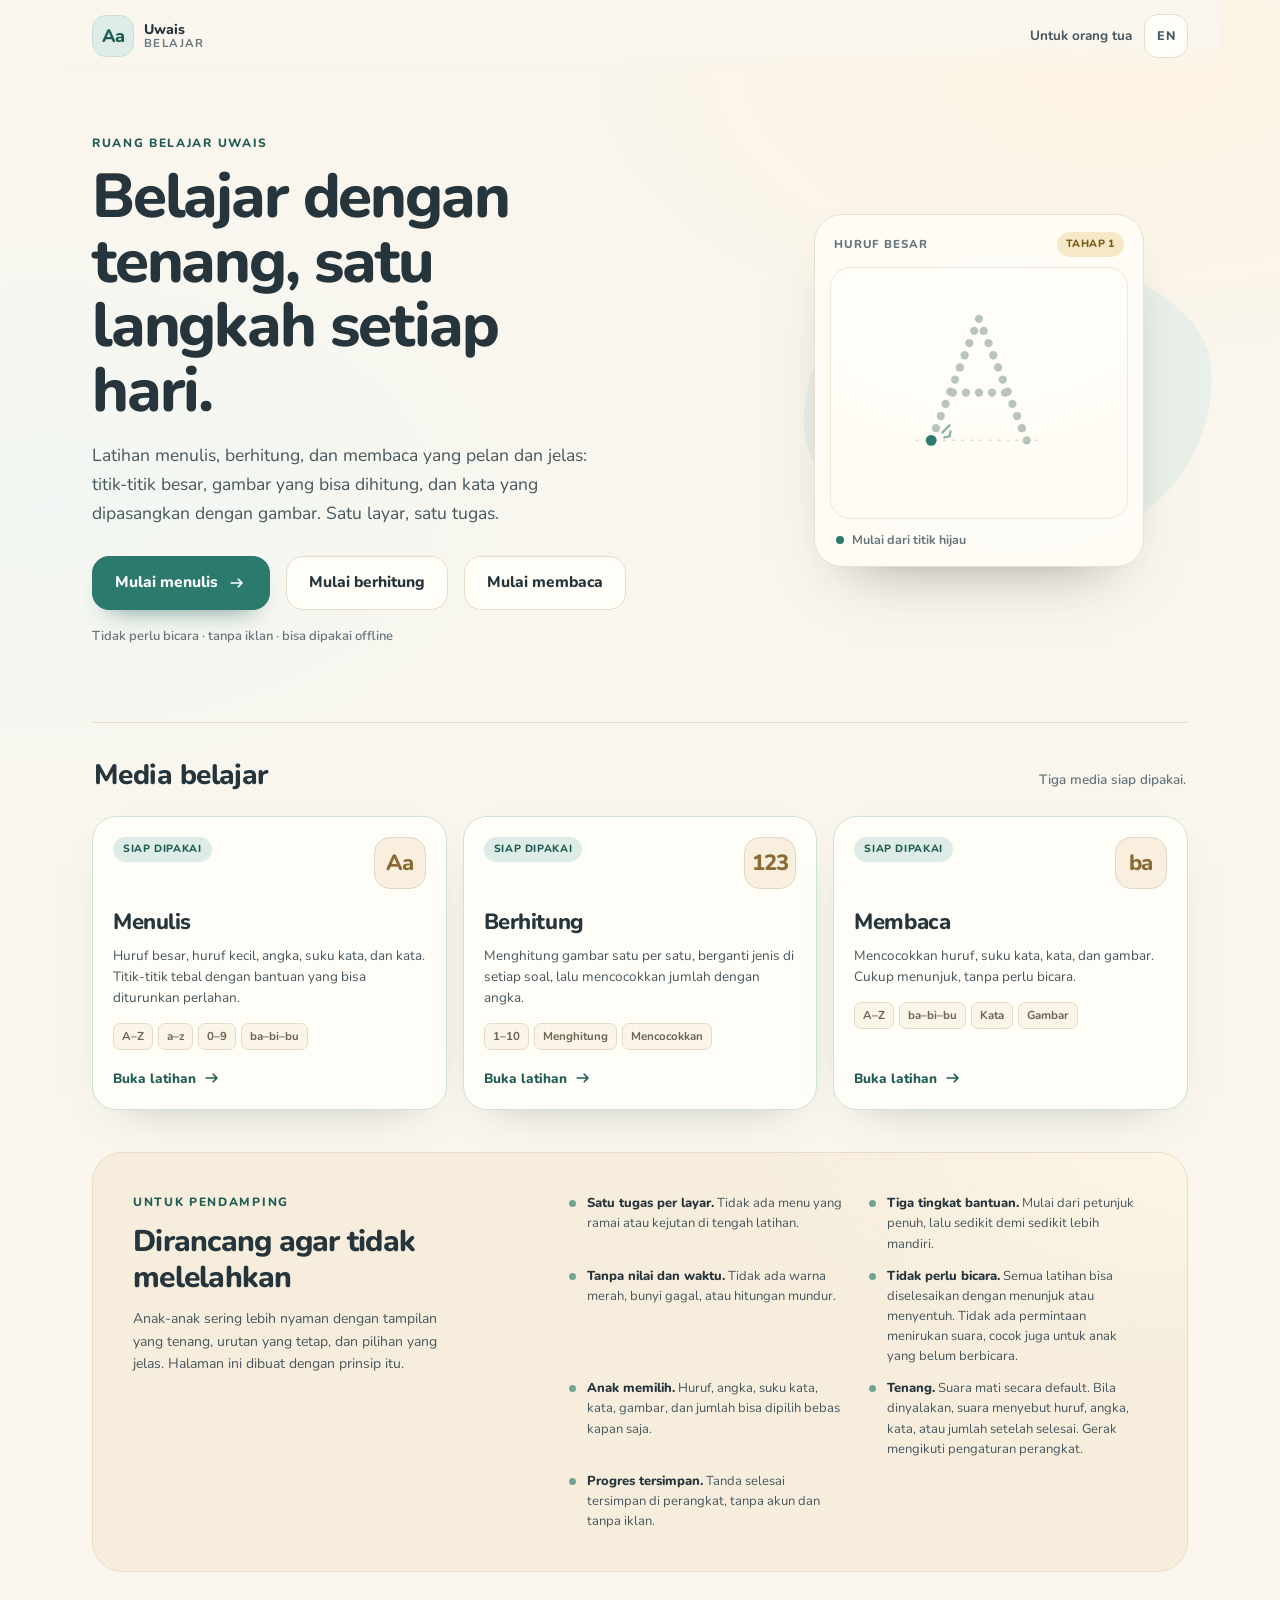
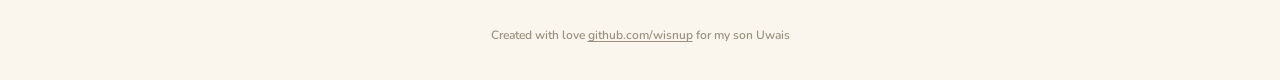
<file: index.html>
<!doctype html>
<html lang="id">
<head>
  <meta charset="utf-8">
  <meta name="viewport" content="width=device-width, initial-scale=1, viewport-fit=cover">
  <title data-en="Uwais Belajar — calm learning">Uwais Belajar — belajar dengan tenang</title>
  <meta name="description" content="Ruang belajar bertahap untuk anak: menulis huruf, angka, suku kata, dan kata, berhitung gambar, serta membaca kata dengan gambar. Cukup menunjuk, tanpa iklan, ramah tablet dan ponsel." data-en-content="A step-by-step learning space for children: writing letters, numbers, word parts, and words, counting pictures, and reading words with pictures. Just point, no ads, made for tablets and phones.">
  <meta name="theme-color" content="#FAF6EE">
  <meta name="apple-mobile-web-app-capable" content="yes">
  <meta name="apple-mobile-web-app-status-bar-style" content="default">
  <meta name="apple-mobile-web-app-title" content="Uwais Belajar">
  <link rel="manifest" href="/manifest.webmanifest">
  <link rel="icon" href="/assets/icon.svg" type="image/svg+xml">
  <link rel="apple-touch-icon" href="/assets/icon-192.png">
  <link rel="stylesheet" href="/assets/hub.css?v=14">
  <link rel="stylesheet" href="/assets/i18n.css?v=14">
</head>
<body>
  <a class="skip-link" href="#media" data-en="Skip to the learning media">Langsung ke media belajar</a>

  <header class="topbar">
    <a class="brand" href="/" aria-label="Uwais Belajar, halaman utama" data-en-aria="Uwais Belajar, home page">
      <span class="brand-mark" aria-hidden="true">Aa</span>
      <span class="brand-text"><strong>Uwais</strong><span>Belajar</span></span>
    </a>
    <div class="hub-actions">
      <a class="parent-link" href="#untuk-orang-tua" data-en="For parents">Untuk orang tua</a>
    </div>
  </header>

  <main>
    <section class="hero">
      <div class="hero-copy">
        <p class="eyebrow" data-en="Uwais learning space">Ruang belajar Uwais</p>
        <h1 data-en="Calm learning, one step at a time.">Belajar dengan tenang, satu langkah setiap hari.</h1>
        <p class="lede" data-en="Writing, counting, and reading practice that is slow and clear: large dots, pictures to count, and words paired with pictures. One screen, one task.">Latihan menulis, berhitung, dan membaca yang pelan dan jelas: titik-titik besar, gambar yang bisa dihitung, dan kata yang dipasangkan dengan gambar. Satu layar, satu tugas.</p>
        <div class="hero-actions">
          <a class="btn primary" href="/menulis/">
            <span data-en="Start writing">Mulai menulis</span>
            <svg class="icon" viewBox="0 0 24 24" aria-hidden="true"><path d="M5 12h13M13.5 7.5 18 12l-4.5 4.5"/></svg>
          </a>
          <a class="btn" href="/berhitung/" data-en="Start counting">Mulai berhitung</a>
          <a class="btn" href="/membaca/" data-en="Start reading">Mulai membaca</a>
          <span class="hero-note" data-en="No talking needed · no ads · works offline">Tidak perlu bicara · tanpa iklan · bisa dipakai offline</span>
        </div>
      </div>

      <div class="hero-art" aria-hidden="true">
        <div class="art-card">
          <div class="art-head">
            <span data-en="Uppercase">Huruf besar</span>
            <span class="art-pill" data-en="Stage 1">Tahap 1</span>
          </div>
          <div class="art-stage">
            <svg class="art-letter" viewBox="0 0 164 213" role="presentation">
              <line x1="20" y1="153.9" x2="145" y2="153.9" stroke="#e7dcc8" stroke-width="1.5" stroke-dasharray="2 7" stroke-linecap="round"/>
              <g fill="#b9c4be">
                <circle cx="39.6" cy="141.9" r="4.1"/><circle cx="44.4" cy="129.8" r="4.1"/><circle cx="49.1" cy="117.8" r="4.1"/><circle cx="53.8" cy="105.7" r="4.1"/><circle cx="58.5" cy="93.7" r="4.1"/><circle cx="63.3" cy="81.7" r="4.1"/><circle cx="68.0" cy="69.6" r="4.1"/><circle cx="72.7" cy="57.6" r="4.1"/><circle cx="77.5" cy="45.5" r="4.1"/><circle cx="82.2" cy="33.5" r="4.1"/><circle cx="86.9" cy="45.5" r="4.1"/><circle cx="91.7" cy="57.6" r="4.1"/><circle cx="96.4" cy="69.6" r="4.1"/><circle cx="101.1" cy="81.7" r="4.1"/><circle cx="105.8" cy="93.7" r="4.1"/><circle cx="110.6" cy="105.7" r="4.1"/><circle cx="115.3" cy="117.8" r="4.1"/><circle cx="120.0" cy="129.8" r="4.1"/><circle cx="124.8" cy="141.9" r="4.1"/><circle cx="129.5" cy="153.9" r="4.1"/>
                  <circle cx="56.4" cy="106.6" r="4.1"/><circle cx="69.3" cy="106.6" r="4.1"/><circle cx="82.2" cy="106.6" r="4.1"/><circle cx="95.1" cy="106.6" r="4.1"/><circle cx="108.0" cy="106.6" r="4.1"/>
                </g>
                <circle cx="34.9" cy="153.9" r="8.6" fill="#fffdf7"/>
                <circle cx="34.9" cy="153.9" r="5.4" fill="#2c7a6e"/>
                <path d="M46 146l7-7" stroke="#2c7a6e" stroke-width="2.4" stroke-linecap="round" opacity=".55"/>
                <path d="M48 151l5-1 1-5" stroke="#2c7a6e" stroke-width="2.4" stroke-linecap="round" stroke-linejoin="round" fill="none" opacity=".55"/>
              </svg>
          </div>
          <div class="art-foot">
            <span class="dot"></span>
            <span data-en="Start at the green dot">Mulai dari titik hijau</span>
          </div>
        </div>
      </div>
    </section>

    <section class="modules" id="media" aria-labelledby="mediaTitle">
      <div class="section-head">
        <h2 id="mediaTitle" data-en="Learning media">Media belajar</h2>
        <p data-en="Three tools ready to use.">Tiga media siap dipakai.</p>
      </div>

      <div class="cards">
        <a class="card ready" href="/menulis/">
          <div class="card-top">
            <span class="badge" data-en="Ready to use">Siap dipakai</span>
            <span class="card-mark" aria-hidden="true">Aa</span>
          </div>
          <h3 data-en="Writing">Menulis</h3>
          <p data-en="Uppercase, lowercase, numbers, word parts, and words. Bold dots with help that can be reduced slowly.">Huruf besar, huruf kecil, angka, suku kata, dan kata. Titik-titik tebal dengan bantuan yang bisa diturunkan perlahan.</p>
          <div class="tags">
            <span>A–Z</span><span>a–z</span><span>0–9</span><span data-en="at–an–ap">ba–bi–bu</span>
          </div>
          <span class="card-link"><span data-en="Open exercise">Buka latihan</span>
            <svg class="icon" viewBox="0 0 24 24" aria-hidden="true"><path d="M5 12h13M13.5 7.5 18 12l-4.5 4.5"/></svg>
          </span>
        </a>

        <a class="card ready" href="/berhitung/">
          <div class="card-top">
            <span class="badge" data-en="Ready to use">Siap dipakai</span>
            <span class="card-mark" aria-hidden="true">123</span>
          </div>
          <h3 data-en="Counting">Berhitung</h3>
          <p data-en="Count pictures one by one, with a different picture kind each question, then match the amount to a number.">Menghitung gambar satu per satu, berganti jenis di setiap soal, lalu mencocokkan jumlah dengan angka.</p>
          <div class="tags">
            <span>1–10</span><span data-en="Counting">Menghitung</span><span data-en="Matching">Mencocokkan</span>
          </div>
          <span class="card-link"><span data-en="Open exercise">Buka latihan</span>
            <svg class="icon" viewBox="0 0 24 24" aria-hidden="true"><path d="M5 12h13M13.5 7.5 18 12l-4.5 4.5"/></svg>
          </span>
        </a>

        <a class="card ready" href="/membaca/">
          <div class="card-top">
            <span class="badge" data-en="Ready to use">Siap dipakai</span>
            <span class="card-mark" aria-hidden="true">ba</span>
          </div>
          <h3 data-en="Reading">Membaca</h3>
          <p data-en="Match letters, word parts, words, and pictures. Just point, no talking needed.">Mencocokkan huruf, suku kata, kata, dan gambar. Cukup menunjuk, tanpa perlu bicara.</p>
          <div class="tags">
            <span>A–Z</span><span data-en="at–an–ap">ba–bi–bu</span><span data-en="Words">Kata</span><span data-en="Pictures">Gambar</span>
          </div>
          <span class="card-link"><span data-en="Open exercise">Buka latihan</span>
            <svg class="icon" viewBox="0 0 24 24" aria-hidden="true"><path d="M5 12h13M13.5 7.5 18 12l-4.5 4.5"/></svg>
          </span>
        </a>
      </div>
    </section>

    <section class="parents" id="untuk-orang-tua" aria-labelledby="parentsTitle">
      <div class="parents-head">
        <p class="eyebrow" data-en="For a helper">Untuk pendamping</p>
        <h2 id="parentsTitle" data-en="Designed not to wear anyone out">Dirancang agar tidak melelahkan</h2>
        <p data-en="Children often feel calmer with a quiet screen, a predictable order, and clear choices. This site is built on that principle.">Anak-anak sering lebih nyaman dengan tampilan yang tenang, urutan yang tetap, dan pilihan yang jelas. Halaman ini dibuat dengan prinsip itu.</p>
      </div>
      <ul class="principles">
        <li><strong data-en="One task per screen.">Satu tugas per layar.</strong> <span data-en="No crowded menus or surprises during practice.">Tidak ada menu yang ramai atau kejutan di tengah latihan.</span></li>
        <li><strong data-en="Three help levels.">Tiga tingkat bantuan.</strong> <span data-en="Start with full guidance, then become a little more independent.">Mulai dari petunjuk penuh, lalu sedikit demi sedikit lebih mandiri.</span></li>
        <li><strong data-en="No scores and no timers.">Tanpa nilai dan waktu.</strong> <span data-en="No red marks, failure sounds, or countdowns.">Tidak ada warna merah, bunyi gagal, atau hitungan mundur.</span></li>
        <li><strong data-en="No talking needed.">Tidak perlu bicara.</strong> <span data-en="Every exercise can be finished by pointing or touching. Nothing asks the child to repeat sounds, so it also suits children who do not speak yet.">Semua latihan bisa diselesaikan dengan menunjuk atau menyentuh. Tidak ada permintaan menirukan suara, cocok juga untuk anak yang belum berbicara.</span></li>
        <li><strong data-en="The child chooses.">Anak memilih.</strong> <span data-en="Letters, numbers, word parts, words, pictures, and amounts can be chosen freely at any time.">Huruf, angka, suku kata, kata, gambar, dan jumlah bisa dipilih bebas kapan saja.</span></li>
        <li><strong data-en="Calm.">Tenang.</strong> <span data-en="Sound is off by default. When turned on, a voice says the letter, number, word, or amount after finishing. Motion follows the device settings.">Suara mati secara default. Bila dinyalakan, suara menyebut huruf, angka, kata, atau jumlah setelah selesai. Gerak mengikuti pengaturan perangkat.</span></li>
        <li><strong data-en="Progress is saved.">Progres tersimpan.</strong> <span data-en="Done marks are saved on the device, with no account and no ads.">Tanda selesai tersimpan di perangkat, tanpa akun dan tanpa iklan.</span></li>
      </ul>
    </section>
  </main>

  <footer>
    <span class="foot-credit" lang="en">Created with love <a href="https://github.com/wisnup">github.com/wisnup</a> for my son Uwais</span>
  </footer>

  <script src="/assets/i18n.js?v=14"></script>
  <script src="/assets/register-sw.js?v=14"></script>
</body>
</html>
</file>
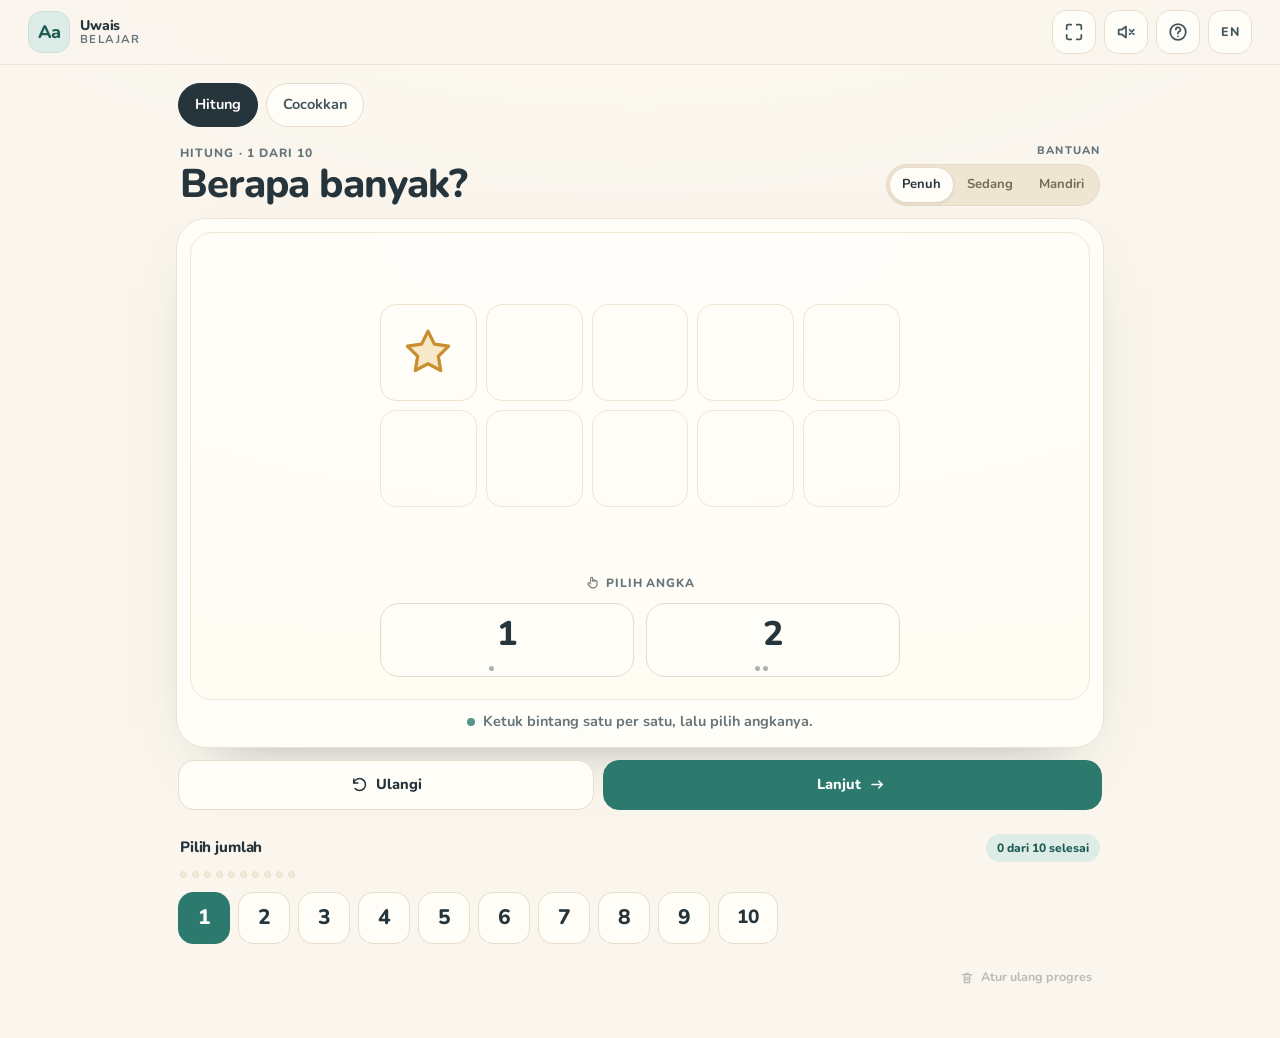
<file: berhitung/index.html>
<!doctype html>
<html lang="id">
<head>
  <meta charset="utf-8">
  <meta name="viewport" content="width=device-width, initial-scale=1, viewport-fit=cover">
  <title data-en="Counting — Uwais Belajar">Berhitung — Uwais Belajar</title>
  <meta name="description" content="Menghitung gambar dan mencocokkan jumlah dengan angka. Satu jenis gambar per soal, tenang, tanpa iklan, ramah tablet dan ponsel." data-en-content="Count pictures and match the amount to a number. One picture kind per question, calm, no ads, made for tablets and phones.">
  <meta name="theme-color" content="#FAF6EE">
  <meta name="apple-mobile-web-app-capable" content="yes">
  <meta name="apple-mobile-web-app-status-bar-style" content="default">
  <meta name="apple-mobile-web-app-title" content="Uwais Belajar">
  <link rel="manifest" href="/manifest.webmanifest">
  <link rel="icon" href="/assets/icon.svg" type="image/svg+xml">
  <link rel="apple-touch-icon" href="/assets/icon-192.png">
  <link rel="stylesheet" href="/assets/berhitung.css?v=14">
  <link rel="stylesheet" href="/assets/i18n.css?v=14">
</head>
<body>
  <a class="skip-link" href="#stage" data-en="Skip to the exercise">Langsung ke latihan</a>

  <header class="topbar">
    <a class="brand" href="/" aria-label="Kembali ke halaman utama Uwais Belajar" data-en-aria="Back to Uwais Belajar home">
      <span class="brand-mark" aria-hidden="true">Aa</span>
      <span class="brand-text"><strong>Uwais</strong><span>Belajar</span></span>
    </a>
    <div class="top-actions">
      <button class="icon-btn" id="btnSound" type="button" aria-pressed="false" aria-label="Suara mati" data-en-aria="Sound off">
        <svg class="icon icon-sound-off" viewBox="0 0 24 24" aria-hidden="true"><path d="M4 9.5v5h3.2L12 18V6L7.2 9.5H4Z"/><path d="m16 9.5 4.5 5M20.5 9.5l-4.5 5"/></svg>
        <svg class="icon icon-sound-on" viewBox="0 0 24 24" aria-hidden="true"><path d="M4 9.5v5h3.2L12 18V6L7.2 9.5H4Z"/><path d="M15.5 9a4.2 4.2 0 0 1 0 6M18 6.7a7.4 7.4 0 0 1 0 10.6"/></svg>
      </button>
      <button class="icon-btn" id="btnHelp" type="button" aria-label="Bantuan dan tips" aria-haspopup="dialog" data-en-aria="Help and tips">
        <svg class="icon" viewBox="0 0 24 24" aria-hidden="true"><circle cx="12" cy="12" r="8.5"/><path d="M9.6 9.3a2.5 2.5 0 1 1 3.3 2.4c-.7.3-.9.8-.9 1.5v.3"/><path d="M12 16.7h.01"/></svg>
      </button>
    </div>
  </header>

  <main class="page">
    <nav class="sets" id="sets" aria-label="Pilih jenis latihan" data-en-aria="Choose exercise type"></nav>

    <section class="lesson" aria-labelledby="itemTitle">
      <div class="lesson-head">
        <div class="lesson-title">
          <p class="eyebrow" id="itemMeta" data-en="Count · 1 of 10">Hitung · 1 dari 10</p>
          <h1 id="itemTitle" data-en="How many?">Berapa banyak?</h1>
        </div>
        <div class="level">
          <span class="level-label" id="levelLabel" data-en="Help">Bantuan</span>
          <div class="level-options" id="levels" role="group" aria-labelledby="levelLabel"></div>
        </div>
      </div>

      <div class="board-card">
        <div class="board-wrap" id="boardWrap">
          <div class="stage mode-hitung" id="stage" tabindex="-1"></div>
          <div class="success" id="success" aria-hidden="true">
            <div class="success-card" role="status" aria-live="polite">
              <span class="success-visual" aria-hidden="true">
                <span class="success-art" id="successArt"></span>
                <span class="success-num" id="successNum">4</span>
              </span>
              <p class="success-kicker" data-en="Done">Selesai</p>
              <h2 id="successTitle" data-en="Great job!">Hebat!</h2>
              <p id="successText" data-en="There are 4 stars.">Ada 4 gambar.</p>
              <button class="listen" id="btnHear" type="button">
                <svg class="icon" viewBox="0 0 24 24" aria-hidden="true"><path d="M4 9.5v5h3.2L12 18.5v-13L7.2 9.5H4Z"/><path d="M15.5 8.5a5 5 0 0 1 0 7"/><path d="M18 6a8.5 8.5 0 0 1 0 12"/></svg>
                <span data-en="Listen">Dengar</span>
              </button>
              <div class="success-actions">
                <button class="btn" id="btnAgain" type="button" data-en="Again">Ulangi</button>
                <button class="btn primary" id="btnContinue" type="button" data-en="Next">Lanjut</button>
              </div>
            </div>
          </div>
        </div>
        <p class="caption" id="caption" aria-live="polite" data-en="Tap each picture once, then choose the number.">Ketuk gambar satu per satu, lalu pilih angkanya.</p>
      </div>

      <div class="controls two">
        <button class="btn" id="btnReset" type="button">
          <svg class="icon" viewBox="0 0 24 24" aria-hidden="true"><path d="M4.8 10.2A7.5 7.5 0 1 1 6.4 17"/><path d="M4.8 5v5.2h5.2"/></svg>
          <span data-en="Again">Ulangi</span>
        </button>
        <button class="btn primary" id="btnNext" type="button">
          <span data-en="Next">Lanjut</span>
          <svg class="icon" viewBox="0 0 24 24" aria-hidden="true"><path d="M5 12h13M13.5 7.5 18 12l-4.5 4.5"/></svg>
        </button>
      </div>
    </section>

    <section class="picker" aria-labelledby="pickerTitle">
      <div class="picker-head">
        <h2 id="pickerTitle" data-en="Choose how many">Pilih jumlah</h2>
        <span class="progress-pill" id="progress" data-en="0 of 10 done">0 dari 10 selesai</span>
      </div>
      <div class="progress-dots" id="progressDots" aria-hidden="true"></div>
      <div class="chips" id="chips"></div>
      <div class="picker-foot">
        <button class="link-btn" id="btnResetProgress" type="button" disabled>
          <svg class="icon" viewBox="0 0 24 24" aria-hidden="true"><path d="M5 7h14M10 6.5V5h4v1.5M7.5 7l.7 12h7.6l.7-12"/><path d="M10.5 10.5v5M13.5 10.5v5"/></svg>
          <span data-en="Reset progress">Atur ulang progres</span>
        </button>
      </div>
    </section>
  </main>

  <dialog class="sheet compact" id="resetDialog" aria-labelledby="resetTitle" aria-describedby="resetText">
    <div class="sheet-head">
      <div>
        <p class="eyebrow" data-en="Progress">Progres</p>
        <h2 id="resetTitle" data-en="Clear all progress?">Hapus semua progres?</h2>
      </div>
      <button class="icon-btn" id="btnCloseReset" type="button" aria-label="Tutup" data-en-aria="Close">
        <svg class="icon" viewBox="0 0 24 24" aria-hidden="true"><path d="m6 6 12 12M18 6 6 18"/></svg>
      </button>
    </div>
    <p class="reset-text" id="resetText" data-en="Done marks for counting and matching will be removed from this device. The exercises still work.">Tanda selesai untuk hitungan dan cocokkan akan dihapus dari perangkat ini. Latihan tetap bisa dipakai.</p>
    <div class="reset-actions">
      <button class="btn" id="btnCancelReset" type="button" data-en="Cancel">Batal</button>
      <button class="btn danger" id="btnConfirmReset" type="button" data-en="Clear progress">Hapus progres</button>
    </div>
  </dialog>

  <dialog class="sheet" id="helpDialog" aria-labelledby="helpTitle">
    <div class="sheet-head">
      <div>
        <p class="eyebrow" data-en="Quick guide">Panduan singkat</p>
        <h2 id="helpTitle" data-en="How to use">Cara memakai</h2>
      </div>
      <button class="icon-btn" id="btnCloseHelp" type="button" aria-label="Tutup bantuan" data-en-aria="Close help">
        <svg class="icon" viewBox="0 0 24 24" aria-hidden="true"><path d="m6 6 12 12M18 6 6 18"/></svg>
      </button>
    </div>
    <div class="sheet-body">
      <div class="help-block">
        <h3 data-en="Steps">Langkah</h3>
        <ol class="steps">
          <li data-en-html="Choose an exercise: <strong>Count</strong> or <strong>Match</strong>.">Pilih jenis latihan: <strong>Hitung</strong> atau <strong>Cocokkan</strong>.</li>
          <li data-en="In Count, tap each picture once, then choose the number that matches.">Pada Hitung, ketuk setiap gambar satu per satu, lalu pilih angka yang sama banyak.</li>
          <li data-en="In Match, choose the group with as many pictures as the big number above.">Pada Cocokkan, pilih kelompok gambar yang sama banyak dengan angka besar di atas.</li>
          <li data-en-html="Press <strong>Next</strong> to move on. There is no timer or score.">Tekan <strong>Lanjut</strong> untuk pindah. Tidak ada waktu atau nilai.</li>
        </ol>
      </div>
      <div class="help-block">
        <h3 data-en="Tips for a helper">Tips untuk pendamping</h3>
        <ul class="tips">
          <li data-en="Count together in a quiet voice, one picture per tap.">Hitung bersama dengan suara pelan, satu gambar satu ketukan.</li>
          <li data-en="Each question uses only one kind of picture, such as all balloons or all apples. The picture changes in the next question so the child learns to count anything.">Setiap soal memakai satu jenis gambar saja, misalnya semua balon atau semua apel. Gambarnya berganti di soal lain agar anak belajar menghitung benda apa pun.</li>
          <li data-en-html="In the <strong>Full</strong> level, every tapped picture gets a number, there are fewer answer choices, and numbers have dots as a guide.">Di tingkat <strong>Penuh</strong>, setiap gambar yang diketuk diberi nomor, pilihan jawaban lebih sedikit, dan angka dilengkapi titik sebagai bantuan.</li>
          <li data-en="Start with Full, then move slowly to Medium and Solo.">Mulai dari Penuh, lalu turunkan perlahan ke Sedang dan Mandiri.</li>
          <li data-en="Stop when the child is tired. Short, frequent practice works best.">Berhenti saat anak lelah. Latihan singkat dan sering lebih baik.</li>
          <li data-en="Sound is off by default. Turn on the speaker icon to hear the counting and the amount after finishing; the Listen button repeats it.">Suara mati secara default. Nyalakan ikon speaker untuk mendengar hitungan dan jumlah setelah selesai; tombol Dengar mengulanginya.</li>
          <li data-en-html="The frame button at the top right turns on <strong>focus mode</strong>: the number list is hidden to keep the screen calm. Press it again to show it.">Tombol bingkai di kanan atas mengaktifkan <strong>mode fokus</strong>: daftar angka disembunyikan agar layar lebih tenang. Tekan lagi untuk menampilkannya.</li>
        </ul>
      </div>
      <div class="help-block">
        <h3 data-en="When the child does not speak yet">Bila anak belum berbicara</h3>
        <ul class="tips">
          <li data-en="No spoken answer is needed. Pointing or touching the picture is enough.">Tidak perlu jawaban lisan. Menunjuk atau menyentuh gambar sudah cukup.</li>
          <li data-en="Show one example with your hand, then give time. Repeat only if needed, in a quiet voice.">Tunjukkan satu contoh dengan tangan Anda, lalu beri waktu. Ulangi hanya bila perlu, dengan suara pelan.</li>
          <li data-en="Numbers in the Full level come with dots, so the child can match the amount without reading the numeral.">Angka di tingkat Penuh disertai titik-titik, sehingga anak bisa mencocokkan jumlah tanpa harus membaca angka.</li>
          <li data-en="If the child uses picture cards or a communication device, set out the same object pictures before starting.">Bila anak memakai kartu gambar atau alat komunikasi, siapkan gambar benda yang sama di meja sebelum mulai.</li>
          <li data-en="Sound is completely optional. Leave it off if the child is calmer without it.">Suara sepenuhnya pilihan. Biarkan mati bila anak lebih tenang tanpa suara.</li>
        </ul>
      </div>
      <div class="help-block quiet">
        <h3 data-en="About">Tentang</h3>
        <p data-en="No ads and no cookies. Anonymous visit statistics show which modules are used. Progress is saved on this device. After the first visit, the page works offline.">Tanpa iklan dan tanpa cookie. Statistik kunjungan anonim membantu melihat modul mana yang dipakai. Progres disimpan di perangkat ini. Setelah terbuka sekali, halaman bisa dipakai offline.</p>
      </div>
    </div>
  </dialog>

  <p class="sr-only" id="live" aria-live="polite"></p>

  <script src="/assets/art.js?v=14"></script>
  <script src="/assets/i18n.js?v=14"></script>
  <script src="/assets/focus.js?v=14"></script>
  <script src="/assets/berhitung.js?v=14"></script>
</body>
</html>
</file>
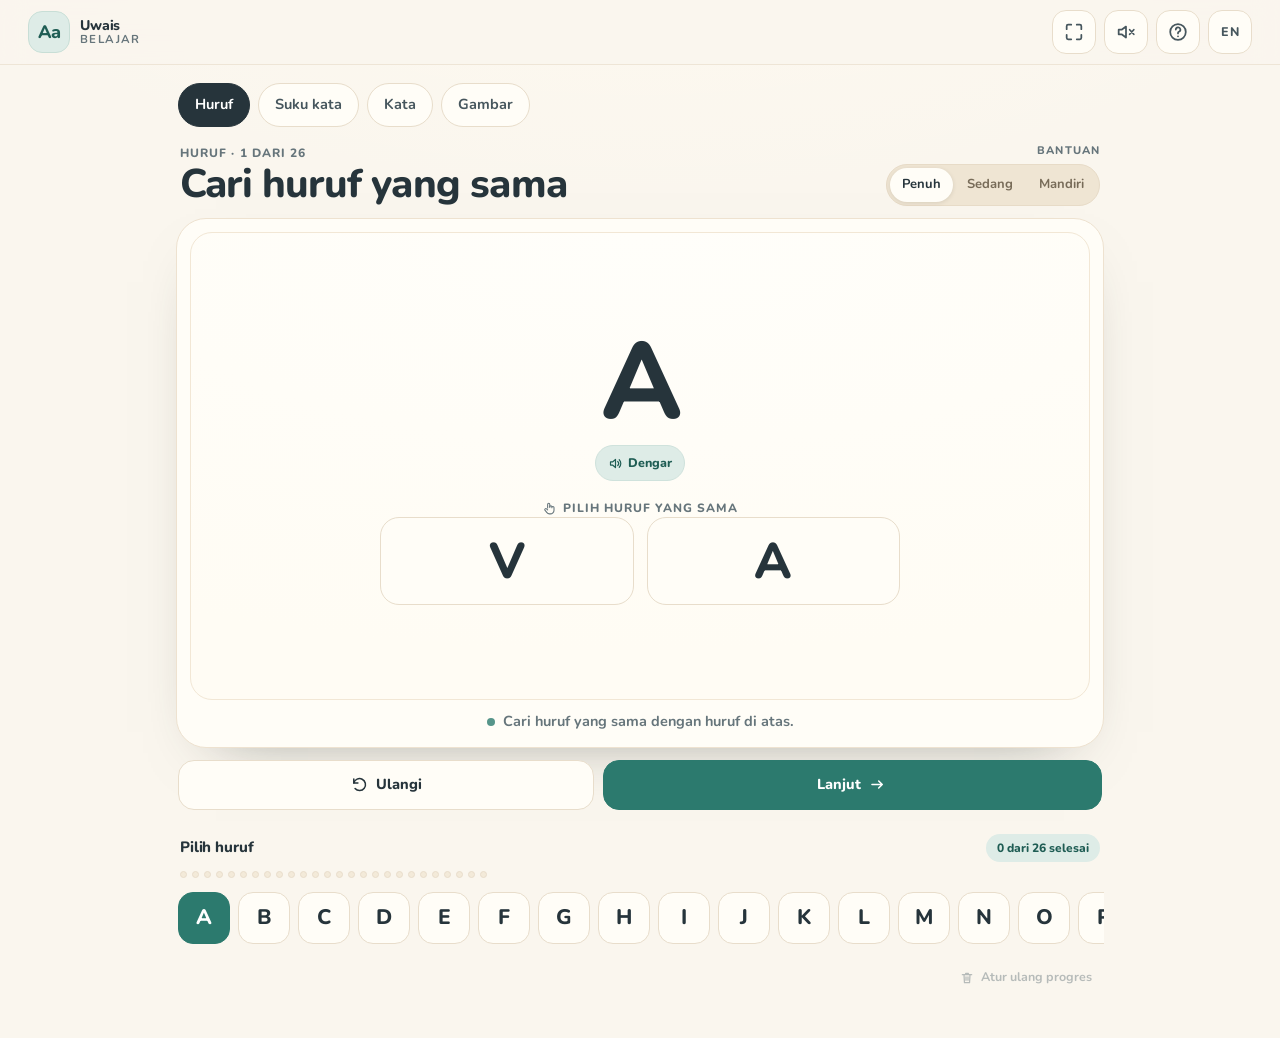
<file: membaca/index.html>
<!doctype html>
<html lang="id">
<head>
  <meta charset="utf-8">
  <meta name="viewport" content="width=device-width, initial-scale=1, viewport-fit=cover">
  <title data-en="Reading — Uwais Belajar">Membaca — Uwais Belajar</title>
  <meta name="description" content="Membaca huruf, suku kata, dan kata dengan gambar. Cukup menunjuk, tidak perlu bicara. Tenang, tanpa iklan, ramah tablet dan ponsel." data-en-content="Read letters, word parts, and words with pictures. Pointing is enough, no talking needed. Calm, no ads, made for tablets and phones.">
  <meta name="theme-color" content="#FAF6EE">
  <meta name="apple-mobile-web-app-capable" content="yes">
  <meta name="apple-mobile-web-app-status-bar-style" content="default">
  <meta name="apple-mobile-web-app-title" content="Uwais Belajar">
  <link rel="manifest" href="/manifest.webmanifest">
  <link rel="icon" href="/assets/icon.svg" type="image/svg+xml">
  <link rel="apple-touch-icon" href="/assets/icon-192.png">
  <link rel="stylesheet" href="/assets/membaca.css?v=14">
  <link rel="stylesheet" href="/assets/i18n.css?v=14">
</head>
<body>
  <a class="skip-link" href="#stage" data-en="Skip to the exercise">Langsung ke latihan</a>

  <header class="topbar">
    <a class="brand" href="/" aria-label="Kembali ke halaman utama Uwais Belajar" data-en-aria="Back to Uwais Belajar home">
      <span class="brand-mark" aria-hidden="true">Aa</span>
      <span class="brand-text"><strong>Uwais</strong><span>Belajar</span></span>
    </a>
    <div class="top-actions">
      <button class="icon-btn" id="btnSound" type="button" aria-pressed="false" aria-label="Suara mati" data-en-aria="Sound off">
        <svg class="icon icon-sound-off" viewBox="0 0 24 24" aria-hidden="true"><path d="M4 9.5v5h3.2L12 18V6L7.2 9.5H4Z"/><path d="m16 9.5 4.5 5M20.5 9.5l-4.5 5"/></svg>
        <svg class="icon icon-sound-on" viewBox="0 0 24 24" aria-hidden="true"><path d="M4 9.5v5h3.2L12 18V6L7.2 9.5H4Z"/><path d="M15.5 9a4.2 4.2 0 0 1 0 6M18 6.7a7.4 7.4 0 0 1 0 10.6"/></svg>
      </button>
      <button class="icon-btn" id="btnHelp" type="button" aria-label="Bantuan dan tips" aria-haspopup="dialog" data-en-aria="Help and tips">
        <svg class="icon" viewBox="0 0 24 24" aria-hidden="true"><circle cx="12" cy="12" r="8.5"/><path d="M9.6 9.3a2.5 2.5 0 1 1 3.3 2.4c-.7.3-.9.8-.9 1.5v.3"/><path d="M12 16.7h.01"/></svg>
      </button>
    </div>
  </header>

  <main class="page">
    <nav class="sets" id="sets" aria-label="Pilih jenis latihan" data-en-aria="Choose exercise type"></nav>

    <section class="lesson" aria-labelledby="itemTitle">
      <div class="lesson-head">
        <div class="lesson-title">
          <p class="eyebrow" id="itemMeta" data-en="Letters · 1 of 26">Huruf · 1 dari 26</p>
          <h1 id="itemTitle" data-en="Find the same letter">Cari huruf yang sama</h1>
        </div>
        <div class="level">
          <span class="level-label" id="levelLabel" data-en="Help">Bantuan</span>
          <div class="level-options" id="levels" role="group" aria-labelledby="levelLabel"></div>
        </div>
      </div>

      <div class="board-card">
        <div class="board-wrap" id="boardWrap">
          <div class="stage mode-huruf" id="stage" tabindex="-1"></div>
          <div class="success" id="success" aria-hidden="true">
            <div class="success-card" role="status" aria-live="polite">
              <span class="success-visual" aria-hidden="true">
                <span class="success-art" id="successArt"></span>
                <span class="success-word" id="successWord">B</span>
              </span>
              <p class="success-kicker" data-en="Done">Selesai</p>
              <h2 id="successTitle" data-en="Great job!">Hebat!</h2>
              <p id="successText" data-en="This is the letter B.">Ini huruf B.</p>
              <button class="listen" id="btnHear" type="button">
                <svg class="icon" viewBox="0 0 24 24" aria-hidden="true"><path d="M4 9.5v5h3.2L12 18.5v-13L7.2 9.5H4Z"/><path d="M15.5 8.5a5 5 0 0 1 0 7"/><path d="M18 6a8.5 8.5 0 0 1 0 12"/></svg>
                <span data-en="Listen">Dengar</span>
              </button>
              <div class="success-actions">
                <button class="btn" id="btnAgain" type="button" data-en="Again">Ulangi</button>
                <button class="btn primary" id="btnContinue" type="button" data-en="Next">Lanjut</button>
              </div>
            </div>
          </div>
        </div>
        <p class="caption" id="caption" aria-live="polite" data-en="Find the same letter as the one above.">Cari huruf yang sama dengan huruf di atas.</p>
      </div>

      <div class="controls two">
        <button class="btn" id="btnReset" type="button">
          <svg class="icon" viewBox="0 0 24 24" aria-hidden="true"><path d="M4.8 10.2A7.5 7.5 0 1 1 6.4 17"/><path d="M4.8 5v5.2h5.2"/></svg>
          <span data-en="Again">Ulangi</span>
        </button>
        <button class="btn primary" id="btnNext" type="button">
          <span data-en="Next">Lanjut</span>
          <svg class="icon" viewBox="0 0 24 24" aria-hidden="true"><path d="M5 12h13M13.5 7.5 18 12l-4.5 4.5"/></svg>
        </button>
      </div>
    </section>

    <section class="picker" aria-labelledby="pickerTitle">
      <div class="picker-head">
        <h2 id="pickerTitle" data-en="Choose a letter">Pilih huruf</h2>
        <span class="progress-pill" id="progress" data-en="0 of 26 done">0 dari 26 selesai</span>
      </div>
      <div class="progress-dots" id="progressDots" aria-hidden="true"></div>
      <div class="chips" id="chips"></div>
      <div class="picker-foot">
        <button class="link-btn" id="btnResetProgress" type="button" disabled>
          <svg class="icon" viewBox="0 0 24 24" aria-hidden="true"><path d="M5 7h14M10 6.5V5h4v1.5M7.5 7l.7 12h7.6l.7-12"/><path d="M10.5 10.5v5M13.5 10.5v5"/></svg>
          <span data-en="Reset progress">Atur ulang progres</span>
        </button>
      </div>
    </section>
  </main>

  <dialog class="sheet compact" id="resetDialog" aria-labelledby="resetTitle" aria-describedby="resetText">
    <div class="sheet-head">
      <div>
        <p class="eyebrow" data-en="Progress">Progres</p>
        <h2 id="resetTitle" data-en="Clear all progress?">Hapus semua progres?</h2>
      </div>
      <button class="icon-btn" id="btnCloseReset" type="button" aria-label="Tutup" data-en-aria="Close">
        <svg class="icon" viewBox="0 0 24 24" aria-hidden="true"><path d="m6 6 12 12M18 6 6 18"/></svg>
      </button>
    </div>
    <p class="reset-text" id="resetText" data-en="Done marks for letters, word parts, words, and pictures will be removed from this device. The exercises still work.">Tanda selesai untuk huruf, suku kata, kata, dan gambar akan dihapus dari perangkat ini. Latihan tetap bisa dipakai.</p>
    <div class="reset-actions">
      <button class="btn" id="btnCancelReset" type="button" data-en="Cancel">Batal</button>
      <button class="btn danger" id="btnConfirmReset" type="button" data-en="Clear progress">Hapus progres</button>
    </div>
  </dialog>

  <dialog class="sheet" id="helpDialog" aria-labelledby="helpTitle">
    <div class="sheet-head">
      <div>
        <p class="eyebrow" data-en="Quick guide">Panduan singkat</p>
        <h2 id="helpTitle" data-en="How to use">Cara memakai</h2>
      </div>
      <button class="icon-btn" id="btnCloseHelp" type="button" aria-label="Tutup bantuan" data-en-aria="Close help">
        <svg class="icon" viewBox="0 0 24 24" aria-hidden="true"><path d="m6 6 12 12M18 6 6 18"/></svg>
      </button>
    </div>
    <div class="sheet-body">
      <div class="help-block">
        <h3 data-en="Four kinds of exercise">Empat jenis latihan</h3>
        <ul class="tips">
          <li data-en-html="<strong>Letters</strong>: choose the letter that matches the one above."><strong>Huruf</strong>: pilih huruf yang sama dengan huruf besar di atas.</li>
          <li data-en-html="<strong>Word parts</strong>: choose the same word part, for example at with at."><strong>Suku kata</strong>: pilih suku kata yang sama, misalnya ba dengan ba.</li>
          <li data-en-html="<strong>Words</strong>: look at the picture, then choose the matching word."><strong>Kata</strong>: lihat gambar, lalu pilih kata yang cocok.</li>
          <li data-en-html="<strong>Pictures</strong>: read the word above, then choose the picture."><strong>Gambar</strong>: baca kata di atas, lalu pilih gambarnya.</li>
        </ul>
        <p class="help-note" data-en="No answer needs to be spoken. Pointing or touching a choice is enough.">Tidak ada jawaban yang harus diucapkan. Menunjuk atau menyentuh pilihan sudah cukup.</p>
      </div>
      <div class="help-block">
        <h3 data-en="Tips for a helper">Tips untuk pendamping</h3>
        <ul class="tips">
          <li data-en-html="Start with the <strong>Full</strong> level and two choices, then reduce it slowly.">Mulai dari tingkat <strong>Penuh</strong> dengan dua pilihan, lalu turunkan perlahan.</li>
          <li data-en="Show one example with your finger, then give time without repeating the instruction.">Tunjukkan satu contoh dengan jari Anda, lalu beri waktu tanpa mengulang instruksi.</li>
          <li data-en-html="The <strong>Listen</strong> button gives a spoken example of the letter, word part, or word being learned.">Tombol <strong>Dengar</strong> memberi contoh suara untuk huruf, suku kata, atau kata yang sedang dipelajari.</li>
          <li data-en="Sound is off by default. Turn on the speaker icon if the child is calm with sound.">Suara mati secara default. Nyalakan ikon speaker bila anak tenang dengan suara.</li>
          <li data-en="Stop when the child is tired. A few questions a day is enough.">Berhenti saat anak lelah. Beberapa soal sehari sudah cukup.</li>
          <li data-en-html="The frame button at the top right turns on <strong>focus mode</strong>: the letter and word lists are hidden to keep the screen calm. Press it again to show them.">Tombol bingkai di kanan atas mengaktifkan <strong>mode fokus</strong>: daftar huruf dan kata disembunyikan agar layar lebih tenang. Tekan lagi untuk menampilkannya.</li>
        </ul>
      </div>
      <div class="help-block">
        <h3 data-en="When the child does not speak yet">Bila anak belum berbicara</h3>
        <ul class="tips">
          <li data-en="Every exercise works without speech. Just point or touch.">Semua latihan bisa diselesaikan tanpa bicara. Cukup tunjuk atau sentuh.</li>
          <li data-en="Use the same object at home, such as a ball or a book, so the word has meaning.">Gunakan gambar yang sama di rumah, misalnya bola atau buku, agar kata punya arti.</li>
          <li data-en="If the child uses picture cards or a communication device, place the matching card near the screen.">Bila anak memakai kartu gambar atau alat komunikasi, letakkan kartu yang cocok di dekat layar.</li>
          <li data-en="Avoid asking the child to repeat sounds. Let them recognise shapes and pictures first.">Hindari meminta anak menirukan suara. Biarkan ia mengenali bentuk dan gambar lebih dulu.</li>
        </ul>
      </div>
      <div class="help-block quiet">
        <h3 data-en="About">Tentang</h3>
        <p data-en="No ads and no cookies. Anonymous visit statistics show which modules are used. Progress is saved on this device. After the first visit, the page works offline.">Tanpa iklan dan tanpa cookie. Statistik kunjungan anonim membantu melihat modul mana yang dipakai. Progres disimpan di perangkat ini. Setelah terbuka sekali, halaman bisa dipakai offline.</p>
      </div>
    </div>
  </dialog>

  <p class="sr-only" id="live" aria-live="polite"></p>

  <script src="/assets/art.js?v=14"></script>
  <script src="/assets/i18n.js?v=14"></script>
  <script src="/assets/focus.js?v=14"></script>
  <script src="/assets/membaca.js?v=14"></script>
</body>
</html>
</file>
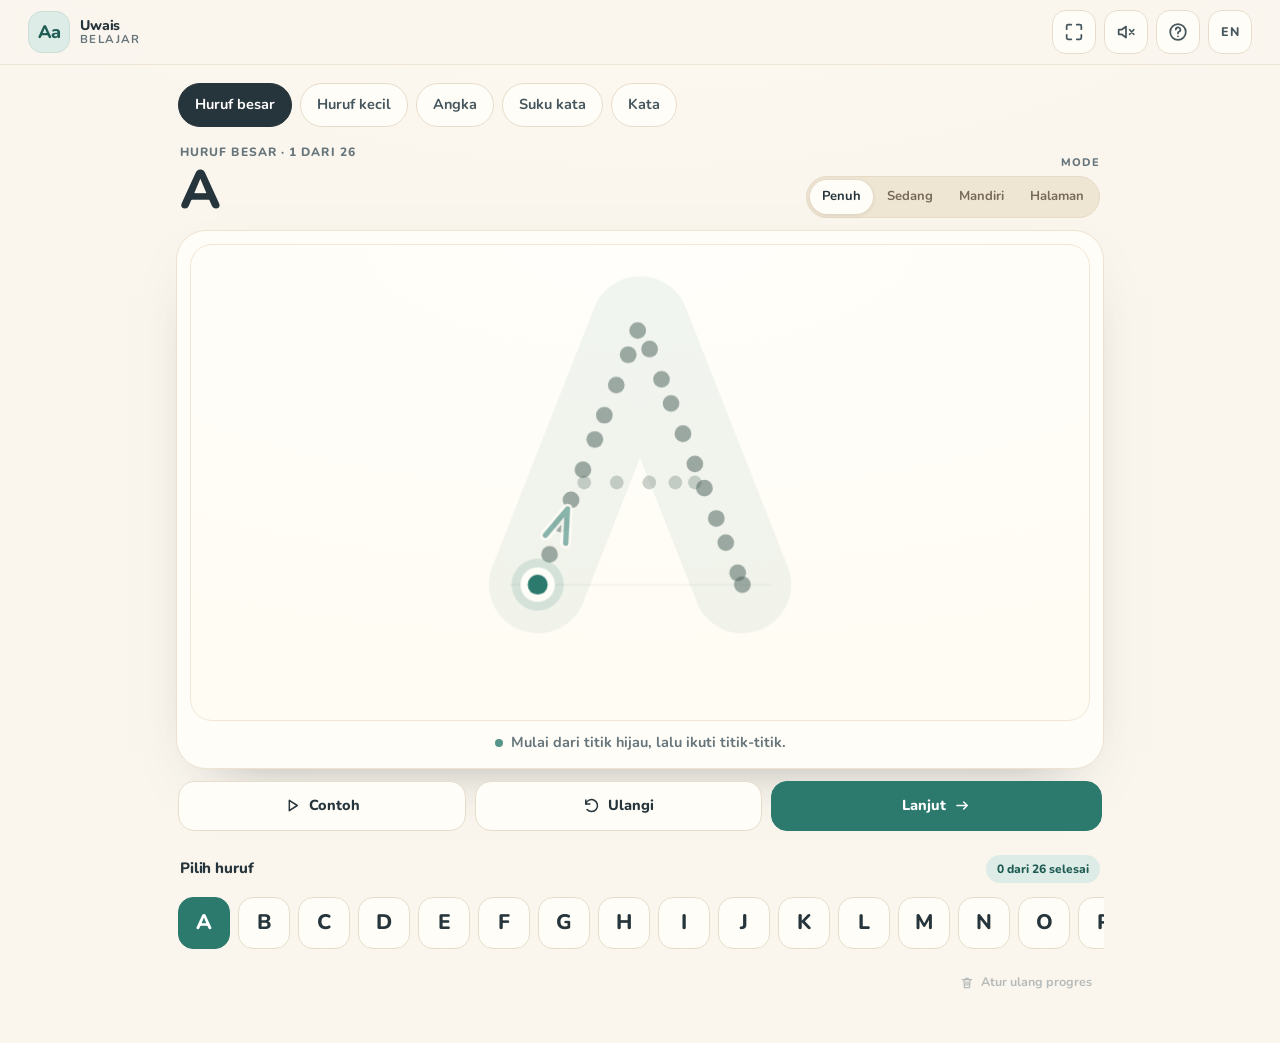
<file: menulis/index.html>
<!doctype html>
<html lang="id">
<head>
  <meta charset="utf-8">
  <meta name="viewport" content="width=device-width, initial-scale=1, viewport-fit=cover">
  <title data-en="Writing — Uwais Belajar">Menulis — Uwais Belajar</title>
  <meta name="description" content="Belajar menulis huruf, angka, suku kata, dan kata dengan titik-titik bertahap. Tenang, tanpa iklan, ramah tablet dan ponsel." data-en-content="Learn to write letters, numbers, word parts, and words with step-by-step dots. Calm, no ads, made for tablets and phones.">
  <meta name="theme-color" content="#FAF6EE">
  <meta name="apple-mobile-web-app-capable" content="yes">
  <meta name="apple-mobile-web-app-status-bar-style" content="default">
  <meta name="apple-mobile-web-app-title" content="Uwais Belajar">
  <link rel="manifest" href="/manifest.webmanifest">
  <link rel="icon" href="/assets/icon.svg" type="image/svg+xml">
  <link rel="apple-touch-icon" href="/assets/icon-192.png">
  <link rel="stylesheet" href="/assets/menulis.css?v=14">
  <link rel="stylesheet" href="/assets/i18n.css?v=14">
</head>
<body>
  <a class="skip-link" href="#board" data-en="Skip to the writing area">Langsung ke area menulis</a>

  <header class="topbar">
    <a class="brand" href="/" aria-label="Kembali ke halaman utama Uwais Belajar" data-en-aria="Back to Uwais Belajar home">
      <span class="brand-mark" aria-hidden="true">Aa</span>
      <span class="brand-text"><strong>Uwais</strong><span>Belajar</span></span>
    </a>
    <div class="top-actions">
      <button class="icon-btn" id="btnSound" type="button" aria-pressed="false" aria-label="Suara mati" data-en-aria="Sound off">
        <svg class="icon icon-sound-off" viewBox="0 0 24 24" aria-hidden="true"><path d="M4 9.5v5h3.2L12 18V6L7.2 9.5H4Z"/><path d="m16 9.5 4.5 5M20.5 9.5l-4.5 5"/></svg>
        <svg class="icon icon-sound-on" viewBox="0 0 24 24" aria-hidden="true"><path d="M4 9.5v5h3.2L12 18V6L7.2 9.5H4Z"/><path d="M15.5 9a4.2 4.2 0 0 1 0 6M18 6.7a7.4 7.4 0 0 1 0 10.6"/></svg>
      </button>
      <button class="icon-btn" id="btnHelp" type="button" aria-label="Bantuan dan tips" aria-haspopup="dialog" data-en-aria="Help and tips">
        <svg class="icon" viewBox="0 0 24 24" aria-hidden="true"><circle cx="12" cy="12" r="8.5"/><path d="M9.6 9.3a2.5 2.5 0 1 1 3.3 2.4c-.7.3-.9.8-.9 1.5v.3"/><path d="M12 16.7h.01"/></svg>
      </button>
    </div>
  </header>

  <main class="page">
    <nav class="sets" id="sets" aria-label="Pilih jenis latihan" data-en-aria="Choose exercise type"></nav>

    <section class="lesson" aria-labelledby="itemTitle">
      <div class="lesson-head">
        <div class="lesson-title">
          <p class="eyebrow" id="itemMeta" data-en="Uppercase · 1 of 26">Huruf besar · 1 dari 26</p>
          <h1 id="itemTitle">A</h1>
        </div>
        <div class="level">
          <span class="level-label" id="levelLabel" data-en="Mode">Mode</span>
          <div class="level-options" id="levels" role="group" aria-labelledby="levelLabel"></div>
        </div>
      </div>

      <div class="board-card">
        <div class="board-wrap" id="boardWrap">
          <canvas id="board" role="img" aria-label="Area menebalkan huruf A" data-en-aria="Tracing area for uppercase letter A"></canvas>
          <div class="success" id="success" aria-hidden="true">
            <div class="success-card" role="status" aria-live="polite">
              <span class="success-star" aria-hidden="true">
                <svg viewBox="0 0 48 48"><path d="M24 5.5 29.6 18l13.4 1.4-10.1 9 2.8 13.3L24 35.2 12.3 41.7 15.1 28.4 5 19.4 18.4 18 24 5.5Z"/></svg>
              </span>
              <p class="success-kicker" data-en="Done">Selesai</p>
              <h2 id="successTitle" data-en="Great job!">Hebat!</h2>
              <p id="successText" data-en="You finished uppercase letter A.">Huruf A sudah selesai.</p>
              <button class="listen" id="btnHear" type="button">
                <svg class="icon" viewBox="0 0 24 24" aria-hidden="true"><path d="M4 9.5v5h3.2L12 18.5v-13L7.2 9.5H4Z"/><path d="M15.5 8.5a5 5 0 0 1 0 7"/><path d="M18 6a8.5 8.5 0 0 1 0 12"/></svg>
                <span data-en="Listen">Dengar</span>
              </button>
              <div class="success-actions">
                <button class="btn" id="btnAgain" type="button" data-en="Again">Ulangi</button>
                <button class="btn primary" id="btnContinue" type="button" data-en="Next">Lanjut</button>
              </div>
            </div>
          </div>
        </div>
        <p class="caption" id="caption" aria-live="polite" data-en="Start at the green dot, then follow the dots.">Mulai dari titik hijau, lalu ikuti titik-titik.</p>
        <p class="rotate-note" id="rotateNote" data-en="Turn the screen sideways to make the writing bigger." hidden>Putar layar agar tulisan lebih besar.</p>
      </div>

      <div class="controls">
        <button class="btn" id="btnDemo" type="button">
          <svg class="icon" viewBox="0 0 24 24" aria-hidden="true"><path d="M8 5.5v13l10-6.5L8 5.5Z"/></svg>
          <span data-en="Example">Contoh</span>
        </button>
        <button class="btn" id="btnReset" type="button">
          <svg class="icon" viewBox="0 0 24 24" aria-hidden="true"><path d="M4.8 10.2A7.5 7.5 0 1 1 6.4 17"/><path d="M4.8 5v5.2h5.2"/></svg>
          <span data-en="Again">Ulangi</span>
        </button>
        <button class="btn primary" id="btnNext" type="button">
          <span data-en="Next">Lanjut</span>
          <svg class="icon" viewBox="0 0 24 24" aria-hidden="true"><path d="M5 12h13M13.5 7.5 18 12l-4.5 4.5"/></svg>
        </button>
      </div>
    </section>

    <section class="picker" aria-labelledby="pickerTitle">
      <div class="picker-head">
        <h2 id="pickerTitle" data-en="Choose a letter">Pilih huruf</h2>
        <span class="progress-pill" id="progress" data-en="0 of 26 done">0 dari 26 selesai</span>
      </div>
      <div class="chips" id="chips"></div>
      <div class="picker-foot">
        <button class="link-btn" id="btnResetProgress" type="button" disabled>
          <svg class="icon" viewBox="0 0 24 24" aria-hidden="true"><path d="M5 7h14M10 6.5V5h4v1.5M7.5 7l.7 12h7.6l.7-12"/><path d="M10.5 10.5v5M13.5 10.5v5"/></svg>
          <span data-en="Reset progress">Atur ulang progres</span>
        </button>
      </div>
    </section>
  </main>

  <dialog class="sheet compact" id="resetDialog" aria-labelledby="resetTitle" aria-describedby="resetText">
    <div class="sheet-head">
      <div>
        <p class="eyebrow" data-en="Progress">Progres</p>
        <h2 id="resetTitle" data-en="Clear all progress?">Hapus semua progres?</h2>
      </div>
      <button class="icon-btn" id="btnCloseReset" type="button" aria-label="Tutup" data-en-aria="Close">
        <svg class="icon" viewBox="0 0 24 24" aria-hidden="true"><path d="m6 6 12 12M18 6 6 18"/></svg>
      </button>
    </div>
    <p class="reset-text" id="resetText" data-en="Done marks for letters, numbers, word parts, and words will be removed from this device. The exercises still work.">Tanda selesai untuk huruf, angka, suku kata, dan kata akan dihapus dari perangkat ini. Latihan tetap bisa dipakai.</p>
    <div class="reset-actions">
      <button class="btn" id="btnCancelReset" type="button" data-en="Cancel">Batal</button>
      <button class="btn danger" id="btnConfirmReset" type="button" data-en="Clear progress">Hapus progres</button>
    </div>
  </dialog>

  <dialog class="sheet" id="helpDialog" aria-labelledby="helpTitle">
    <div class="sheet-head">
      <div>
        <p class="eyebrow" data-en="Quick guide">Panduan singkat</p>
        <h2 id="helpTitle" data-en="How to use">Cara memakai</h2>
      </div>
      <button class="icon-btn" id="btnCloseHelp" type="button" aria-label="Tutup bantuan" data-en-aria="Close help">
        <svg class="icon" viewBox="0 0 24 24" aria-hidden="true"><path d="m6 6 12 12M18 6 6 18"/></svg>
      </button>
    </div>
    <div class="sheet-body">
      <div class="help-block">
        <h3 data-en="Steps">Langkah</h3>
        <ol class="steps">
          <li data-en="Choose an exercise: numbers, uppercase, lowercase, word parts, or words.">Pilih jenis latihan: angka, huruf besar, huruf kecil, suku kata, atau kata.</li>
          <li data-en="Choose one card. One exercise per screen.">Pilih satu kartu. Satu layar berisi satu latihan.</li>
          <li data-en="Start at the green dot, then trace all the dots until done.">Mulai dari titik hijau, lalu tebalkan semua titik sampai selesai.</li>
          <li data-en-html="In <strong>Page</strong> mode, write the same letter in every box until the sheet is full.">Di mode <strong>Halaman</strong>, tulis huruf yang sama di setiap kotak sampai lembar penuh.</li>
          <li data-en-html="Press <strong>Next</strong> to move on. There is no timer or score.">Tekan <strong>Lanjut</strong> untuk pindah. Tidak ada waktu atau nilai.</li>
        </ol>
      </div>
      <div class="help-block">
        <h3 data-en="Tips for a helper">Tips untuk pendamping</h3>
        <ul class="tips">
          <li data-en="Sit beside your child instead of holding their hand.">Duduk di samping, bukan memegang tangan anak.</li>
          <li data-en="Let the child choose the letter and the mode.">Biarkan anak memilih huruf dan mode.</li>
          <li data-en-html="Start with <strong>Full help</strong>, then reduce it slowly. <strong>Page</strong> mode repeats the same letter in a grid, like a squared exercise book.">Mulai dari <strong>Bantuan penuh</strong>, lalu turunkan perlahan. Mode <strong>Halaman</strong> mengulang huruf yang sama di lembar kotak, seperti buku kotak-kotak.</li>
          <li data-en="Stop when the child is tired. Short, frequent practice works best.">Berhenti saat anak lelah. Latihan singkat dan sering lebih baik.</li>
          <li data-en="Sound is off by default. Turn on the speaker icon to hear the name after finishing; the Listen button repeats it.">Suara mati secara default. Nyalakan ikon speaker untuk mendengar nama huruf setelah selesai; tombol Dengar mengulanginya.</li>
          <li data-en-html="The frame button at the top right turns on <strong>focus mode</strong>: the letter list is hidden to keep the screen calm. Press it again to show it.">Tombol bingkai di kanan atas mengaktifkan <strong>mode fokus</strong>: daftar huruf disembunyikan agar layar lebih tenang. Tekan lagi untuk menampilkannya.</li>
        </ul>
      </div>
      <div class="help-block">
        <h3 data-en="When the child does not speak yet">Bila anak belum berbicara</h3>
        <ul class="tips">
          <li data-en="Tracing dots needs no speech. Point to the green dot and give time.">Menebalkan titik tidak memerlukan suara. Cukup tunjukkan titik hijau dan beri waktu.</li>
          <li data-en="Avoid asking the child to say the letter. Let the hand movement be the practice.">Hindari meminta anak menyebut huruf. Biarkan gerakan tangan menjadi latihannya.</li>
          <li data-en="If the child uses letter cards or a communication device, place the same card near the screen.">Bila anak memakai kartu huruf atau alat komunikasi, letakkan kartu yang sama di dekat layar.</li>
          <li data-en="Sound is completely optional. Leave it off if the child is calmer without it.">Suara sepenuhnya pilihan. Matikan bila anak lebih tenang tanpa suara.</li>
        </ul>
      </div>
      <div class="help-block quiet">
        <h3 data-en="About">Tentang</h3>
        <p data-en="No ads and no cookies. Anonymous visit statistics show which modules are used. Progress is saved on this device. After the first visit, the page works offline.">Tanpa iklan dan tanpa cookie. Statistik kunjungan anonim membantu melihat modul mana yang dipakai. Progres disimpan di perangkat ini. Setelah terbuka sekali, halaman bisa dipakai offline.</p>
      </div>
    </div>
  </dialog>

  <p class="sr-only" id="live" aria-live="polite"></p>
  <svg id="measureSvg" aria-hidden="true" focusable="false"></svg>

  <script src="/assets/i18n.js?v=14"></script>
  <script src="/assets/focus.js?v=14"></script>
  <script src="/assets/glyphs.js?v=14"></script>
  <script src="/assets/menulis.js?v=14"></script>
</body>
</html>
</file>
<file: assets/hub.css>
@font-face {
  font-family: "Nunito";
  font-style: normal;
  font-weight: 400 800;
  font-display: swap;
  src: url("/assets/fonts/nunito-latin.woff2") format("woff2");
}

:root {
  --bg: #faf6ee;
  --surface: #fffdf7;
  --sand: #f3e7d4;
  --ink: #26343b;
  --ink-soft: #46565d;
  --muted: #66757b;
  --line: #e8ddcb;
  --accent: #2c7a6e;
  --accent-deep: #1f5d54;
  --accent-soft: #deece7;
  --gold: #c98f2f;
  --gold-soft: #f7e8c8;
  --font: "Nunito", "Segoe UI", system-ui, -apple-system, sans-serif;
}

*,
*::before,
*::after {
  box-sizing: border-box;
}

html {
  -webkit-text-size-adjust: 100%;
  scroll-behavior: smooth;
}

body {
  margin: 0;
  min-height: 100dvh;
  background:
    radial-gradient(900px 480px at 88% 4%, #fdf3e2 0%, rgba(253, 243, 226, 0) 65%),
    radial-gradient(900px 520px at 4% 30%, #f2f7f3 0%, rgba(242, 247, 243, 0) 70%),
    var(--bg);
  color: var(--ink);
  font-family: var(--font);
  font-size: 16px;
  line-height: 1.6;
  -webkit-tap-highlight-color: transparent;
}

h1, h2, h3, p {
  margin: 0;
}

a {
  color: inherit;
}

.icon {
  width: 20px;
  height: 20px;
  fill: none;
  stroke: currentColor;
  stroke-width: 2;
  stroke-linecap: round;
  stroke-linejoin: round;
}

.skip-link {
  position: absolute;
  left: 12px;
  top: -60px;
  z-index: 20;
  padding: 10px 16px;
  border-radius: 12px;
  background: var(--ink);
  color: #fff;
  font-weight: 700;
  text-decoration: none;
}

.skip-link:focus {
  top: 12px;
}

.topbar {
  position: sticky;
  top: 0;
  z-index: 10;
  display: flex;
  align-items: center;
  justify-content: space-between;
  gap: 12px;
  width: min(100%, 1160px);
  margin: 0 auto;
  padding: calc(14px + env(safe-area-inset-top)) clamp(18px, 4vw, 32px) 12px;
  background: linear-gradient(to bottom, rgba(250, 246, 238, 0.96) 65%, rgba(250, 246, 238, 0));
}

.brand {
  display: inline-flex;
  align-items: center;
  gap: 10px;
  text-decoration: none;
  border-radius: 14px;
}

.brand:focus-visible,
.parent-link:focus-visible,
.btn:focus-visible,
.card:focus-visible {
  outline: 3px solid var(--gold);
  outline-offset: 3px;
}

.brand-mark {
  display: grid;
  place-items: center;
  width: 42px;
  height: 42px;
  border-radius: 14px;
  background: var(--accent-soft);
  border: 1px solid #c8ded6;
  color: var(--accent-deep);
  font-size: 18px;
  font-weight: 800;
  letter-spacing: -0.04em;
}

.brand-text {
  display: flex;
  flex-direction: column;
  line-height: 1.05;
  font-size: 14px;
}

.brand-text strong {
  font-weight: 800;
}

.brand-text span {
  color: var(--muted);
  font-size: 11.5px;
  font-weight: 700;
  letter-spacing: 0.12em;
  text-transform: uppercase;
}

.parent-link {
  padding: 8px 2px;
  color: var(--ink-soft);
  font-size: 13.5px;
  font-weight: 700;
  text-decoration: none;
  border-bottom: 1px solid transparent;
}

.parent-link:hover {
  border-bottom-color: #cbbba2;
}

main {
  width: min(100%, 1160px);
  margin: 0 auto;
  padding: 0 clamp(18px, 4vw, 32px) 24px;
}

/* ---------- Hero ---------- */

.hero {
  display: grid;
  grid-template-columns: minmax(0, 1.1fr) minmax(300px, 0.75fr);
  align-items: center;
  gap: clamp(28px, 5vw, 64px);
  padding: clamp(30px, 5vw, 64px) 0 clamp(40px, 6vw, 76px);
}

.eyebrow {
  margin-bottom: 12px;
  color: var(--accent-deep);
  font-size: 12px;
  font-weight: 800;
  letter-spacing: 0.14em;
  text-transform: uppercase;
}

.hero h1 {
  max-width: 14ch;
  font-size: clamp(38px, 5.3vw, 62px);
  font-weight: 800;
  line-height: 1.04;
  letter-spacing: -0.035em;
}

.lede {
  max-width: 46ch;
  margin-top: 18px;
  color: var(--ink-soft);
  font-size: clamp(15.5px, 1.5vw, 17.5px);
  line-height: 1.65;
}

.hero-actions {
  display: flex;
  align-items: center;
  flex-wrap: wrap;
  gap: 16px;
  margin-top: 28px;
}

.btn {
  display: inline-flex;
  align-items: center;
  justify-content: center;
  gap: 9px;
  min-height: 54px;
  padding: 12px 22px;
  border-radius: 17px;
  border: 1px solid var(--line);
  background: var(--surface);
  color: var(--ink);
  font-size: 15.5px;
  font-weight: 800;
  text-decoration: none;
  cursor: pointer;
  transition: background 0.15s ease, border-color 0.15s ease, transform 0.1s ease;
}

.btn.primary {
  background: var(--accent);
  border-color: var(--accent);
  color: #fff;
  box-shadow: 0 14px 26px -18px rgba(31, 93, 84, 0.9);
}

.btn.primary:hover {
  background: var(--accent-deep);
  border-color: var(--accent-deep);
}

.btn:active {
  transform: translateY(1px);
}

.hero-note {
  color: var(--muted);
  font-size: 13px;
  font-weight: 600;
}

.hero-art {
  position: relative;
  display: flex;
  justify-content: center;
}

.hero-art::before {
  content: "";
  position: absolute;
  inset: 12% -6% 4% 8%;
  border-radius: 48% 52% 44% 56% / 54% 42% 58% 46%;
  background: #e9f0e9;
  transform: rotate(-3deg);
}

.art-card {
  position: relative;
  width: min(330px, 100%);
  padding: 15px;
  border: 1px solid #eadfcd;
  border-radius: 28px;
  background: rgba(255, 253, 247, 0.94);
  box-shadow: 0 30px 60px -38px rgba(47, 55, 50, 0.55);
}

.art-head {
  display: flex;
  align-items: center;
  justify-content: space-between;
  padding: 2px 4px 10px;
  color: var(--muted);
  font-size: 11.5px;
  font-weight: 800;
  letter-spacing: 0.08em;
  text-transform: uppercase;
}

.art-pill {
  padding: 4px 9px;
  border-radius: 999px;
  background: var(--gold-soft);
  color: #7a5716;
  font-size: 10.5px;
  letter-spacing: 0.04em;
}

.art-stage {
  position: relative;
  display: grid;
  place-items: center;
  height: 252px;
  border: 1px solid #f2e7d5;
  border-radius: 20px;
  background: radial-gradient(120% 100% at 50% 0%, #fffefb 0%, #fffcf4 100%);
}

.art-letter {
  height: 86%;
  width: auto;
}

.art-foot {
  display: flex;
  align-items: center;
  gap: 8px;
  padding: 11px 6px 1px;
  color: var(--muted);
  font-size: 12.5px;
  font-weight: 700;
}

.dot {
  width: 8px;
  height: 8px;
  border-radius: 50%;
  background: var(--accent);
}

/* ---------- Modules ---------- */

.modules {
  padding: 8px 0 20px;
  border-top: 1px solid var(--line);
}

.section-head {
  display: flex;
  align-items: baseline;
  justify-content: space-between;
  flex-wrap: wrap;
  gap: 6px 20px;
  padding: 22px 2px 18px;
}

.section-head h2 {
  font-size: clamp(22px, 2.6vw, 28px);
  font-weight: 800;
  letter-spacing: -0.02em;
}

.section-head p {
  color: var(--muted);
  font-size: 13.5px;
  font-weight: 600;
}

.cards {
  display: grid;
  grid-template-columns: repeat(3, minmax(0, 1fr));
  gap: 16px;
}

.card {
  position: relative;
  display: flex;
  flex-direction: column;
  min-height: 258px;
  padding: 20px;
  border: 1px solid var(--line);
  border-radius: 24px;
  background: rgba(255, 253, 247, 0.72);
  text-decoration: none;
  color: var(--ink);
}

.card.ready {
  background: var(--surface);
  border-color: #cfe2d8;
  box-shadow: 0 18px 44px -34px rgba(40, 70, 60, 0.55);
  transition: transform 0.15s ease, box-shadow 0.15s ease, border-color 0.15s ease;
}

.card.ready:hover {
  transform: translateY(-2px);
  border-color: #a9cbbb;
  box-shadow: 0 24px 48px -32px rgba(40, 70, 60, 0.6);
}

.card.soon {
  background: rgba(255, 253, 247, 0.42);
}

.card-top {
  display: flex;
  align-items: flex-start;
  justify-content: space-between;
  gap: 10px;
  margin-bottom: 16px;
}

.badge {
  padding: 4px 10px;
  border-radius: 999px;
  background: var(--accent-soft);
  color: var(--accent-deep);
  font-size: 10.5px;
  font-weight: 800;
  letter-spacing: 0.06em;
  text-transform: uppercase;
}

.badge.muted {
  background: #efe9db;
  color: #7d7361;
}

.card-mark {
  display: grid;
  place-items: center;
  width: 52px;
  height: 52px;
  border-radius: 16px;
  border: 1px solid #e3d6c2;
  background: #f8efdf;
  color: #8a6b36;
  font-size: 22px;
  font-weight: 800;
  letter-spacing: -0.03em;
}

.card-mark.soft {
  background: #f4efe5;
  color: #9a907f;
  font-size: 17px;
}

.card h3 {
  margin-bottom: 6px;
  font-size: 22px;
  font-weight: 800;
  letter-spacing: -0.02em;
}

.card p {
  color: var(--ink-soft);
  font-size: 13.5px;
  line-height: 1.55;
}

.tags {
  display: flex;
  flex-wrap: wrap;
  gap: 5px;
  margin-top: 14px;
}

.tags span {
  padding: 3px 8px;
  border-radius: 7px;
  border: 1px solid #e6dac6;
  background: #fbf5e9;
  color: #6d6353;
  font-size: 11.5px;
  font-weight: 700;
}

.card-link {
  display: inline-flex;
  align-items: center;
  gap: 6px;
  margin-top: auto;
  padding-top: 18px;
  color: var(--accent-deep);
  font-size: 13.5px;
  font-weight: 800;
}

.card-link.muted {
  color: #8a8171;
}

.card.soon .card-link {
  margin-top: auto;
}

/* ---------- Parents ---------- */

.parents {
  display: grid;
  grid-template-columns: minmax(0, 0.8fr) minmax(0, 1.2fr);
  gap: clamp(24px, 4vw, 56px);
  margin-top: 22px;
  padding: clamp(24px, 4vw, 40px);
  border: 1px solid #e8dcc8;
  border-radius: 30px;
  background:
    radial-gradient(600px 300px at 100% 0%, #fdf5e6 0%, rgba(253, 245, 230, 0) 70%),
    #f6eddd;
}

.parents h2 {
  max-width: 18ch;
  font-size: clamp(23px, 2.8vw, 30px);
  font-weight: 800;
  line-height: 1.2;
  letter-spacing: -0.025em;
}

.parents-head > p:last-child {
  max-width: 42ch;
  margin-top: 12px;
  color: var(--ink-soft);
  font-size: 14px;
  line-height: 1.6;
}

.principles {
  display: grid;
  grid-template-columns: 1fr 1fr;
  gap: 12px 22px;
  margin: 0;
  padding: 0;
  list-style: none;
}

.principles li {
  position: relative;
  padding-left: 18px;
  color: var(--ink-soft);
  font-size: 13px;
  line-height: 1.55;
}

.principles li::before {
  content: "";
  position: absolute;
  left: 0;
  top: 7px;
  width: 7px;
  height: 7px;
  border-radius: 50%;
  background: var(--accent);
  opacity: 0.65;
}

.principles strong {
  color: var(--ink);
  font-weight: 800;
}

/* ---------- 404 ---------- */

.notfound {
  max-width: 680px;
  margin: clamp(32px, 8vh, 96px) auto;
  padding: clamp(28px, 5vw, 48px);
  border: 1px solid var(--line);
  border-radius: 30px;
  background: var(--surface);
  box-shadow: 0 30px 60px -46px rgba(47, 55, 50, 0.5);
}

.notfound h1 {
  font-size: clamp(30px, 4.6vw, 46px);
  font-weight: 800;
  line-height: 1.1;
  letter-spacing: -0.03em;
}

.notfound > p:not(.eyebrow) {
  max-width: 46ch;
  margin-top: 14px;
  color: var(--ink-soft);
  font-size: 15px;
}

/* ---------- Footer ---------- */

footer {
  display: flex;
  align-items: center;
  justify-content: center;
  flex-wrap: wrap;
  gap: 9px;
  width: min(100%, 1160px);
  margin: 0 auto;
  padding: 30px 20px calc(34px + env(safe-area-inset-bottom));
  color: var(--muted);
  font-size: 12.5px;
  font-weight: 600;
  text-align: center;
}

.foot-credit {
  color: #9b907f;
  font-size: 12px;
  font-weight: 600;
}

.foot-credit a {
  color: inherit;
  text-decoration: underline;
  text-decoration-thickness: 1px;
  text-underline-offset: 2px;
}

.foot-credit a:hover {
  color: var(--accent-deep);
}

.foot-credit a:focus-visible {
  outline: 3px solid var(--gold);
  outline-offset: 2px;
  border-radius: 4px;
}

/* ---------- Responsive ---------- */

@media (max-width: 900px) {
  .hero {
    grid-template-columns: 1fr;
    gap: 36px;
    padding-top: 28px;
  }

  .hero h1 {
    max-width: 18ch;
  }

  .hero-art {
    order: 2;
  }

  .hero-art::before {
    inset: 8% 12% 2% 12%;
  }

  .cards {
    grid-template-columns: 1fr 1fr;
  }

  .cards .card:last-child {
    grid-column: 1 / -1;
  }

  .parents {
    grid-template-columns: 1fr;
  }
}

@media (max-width: 600px) {
  .topbar {
    padding-bottom: 8px;
  }

  .brand-mark {
    width: 38px;
    height: 38px;
    border-radius: 12px;
    font-size: 16px;
  }

  .brand-text {
    font-size: 13px;
  }

  .parent-link {
    font-size: 12.5px;
  }

  .hero {
    padding-bottom: 36px;
  }

  .hero h1 {
    max-width: none;
  }

  .hero-actions {
    gap: 12px;
  }

  .hero-actions .btn {
    flex: 1 1 100%;
  }

  .hero-note {
    flex-basis: 100%;
  }

  .art-stage {
    height: 224px;
  }

  .cards {
    grid-template-columns: 1fr;
  }

  .card {
    min-height: 0;
  }

  .principles {
    grid-template-columns: 1fr;
    gap: 10px;
  }

  .parents {
    padding: 22px 20px;
    border-radius: 24px;
  }
}

@media (prefers-reduced-motion: reduce) {
  html {
    scroll-behavior: auto;
  }

  *,
  *::before,
  *::after {
    animation-duration: 0.001ms !important;
    transition-duration: 0.001ms !important;
  }
}
</file>
<file: assets/i18n.css>
/* Uwais Belajar — tombol bahasa bersama. */
.lang-btn {
  display: inline-grid;
  place-items: center;
  min-width: 44px;
  height: 44px;
  padding: 0 10px;
  border-radius: 14px;
  border: 1px solid var(--line);
  background: var(--surface);
  color: var(--ink-soft);
  font: inherit;
  font-size: 12.5px;
  font-weight: 800;
  letter-spacing: 0.08em;
  cursor: pointer;
  transition: background 0.15s ease, color 0.15s ease;
}

.lang-btn:hover {
  background: #fff;
  color: var(--ink);
}

.lang-btn:focus-visible {
  outline: 3px solid var(--gold);
  outline-offset: 3px;
}

.hub-actions {
  display: flex;
  align-items: center;
  gap: 10px;
}

@media (max-width: 600px) {
  .lang-btn {
    min-width: 40px;
    height: 40px;
    padding: 0 8px;
    font-size: 12px;
  }
}
</file>
<file: assets/berhitung.css>
@font-face {
  font-family: "Nunito";
  font-style: normal;
  font-weight: 400 800;
  font-display: swap;
  src: url("/assets/fonts/nunito-latin.woff2") format("woff2");
}

:root {
  --bg: #faf6ee;
  --surface: #fffdf7;
  --surface-2: #f3ead9;
  --ink: #26343b;
  --ink-soft: #46565d;
  --muted: #66757b;
  --line: #e8ddcb;
  --accent: #2c7a6e;
  --accent-deep: #1f5d54;
  --accent-soft: #deece7;
  --gold: #c98f2f;
  --gold-soft: #f7e8c8;
  --success: #3d8560;
  --shadow: 0 24px 60px -40px rgba(46, 53, 49, 0.55);
  --font: "Nunito", "Segoe UI", system-ui, -apple-system, sans-serif;
}

*,
*::before,
*::after {
  box-sizing: border-box;
}

html {
  -webkit-text-size-adjust: 100%;
}

body {
  margin: 0;
  min-height: 100dvh;
  background:
    radial-gradient(1100px 520px at 50% -160px, #fffaf0 0%, rgba(255, 250, 240, 0) 70%),
    var(--bg);
  color: var(--ink);
  font-family: var(--font);
  font-size: 16px;
  line-height: 1.5;
  -webkit-tap-highlight-color: transparent;
}

button {
  font: inherit;
  color: inherit;
}

h1, h2, h3, p {
  margin: 0;
}

.icon {
  width: 22px;
  height: 22px;
  fill: none;
  stroke: currentColor;
  stroke-width: 1.9;
  stroke-linecap: round;
  stroke-linejoin: round;
  flex: 0 0 auto;
}

.sr-only {
  position: absolute;
  width: 1px;
  height: 1px;
  padding: 0;
  margin: -1px;
  overflow: hidden;
  clip: rect(0 0 0 0);
  white-space: nowrap;
  border: 0;
}

.skip-link {
  position: absolute;
  left: 12px;
  top: -60px;
  z-index: 50;
  padding: 10px 16px;
  border-radius: 12px;
  background: var(--ink);
  color: #fff;
  font-weight: 700;
  text-decoration: none;
  transition: top 0.15s ease;
}

.skip-link:focus {
  top: 12px;
}

/* ---------- Top bar ---------- */

.topbar {
  position: sticky;
  top: 0;
  z-index: 30;
  display: flex;
  align-items: center;
  justify-content: space-between;
  gap: 12px;
  padding: calc(10px + env(safe-area-inset-top)) clamp(14px, 3vw, 28px) 10px;
  background: rgba(250, 246, 238, 0.9);
  -webkit-backdrop-filter: blur(12px);
  backdrop-filter: blur(12px);
  border-bottom: 1px solid rgba(232, 221, 203, 0.7);
}

.brand {
  display: inline-flex;
  align-items: center;
  gap: 10px;
  color: var(--ink);
  text-decoration: none;
  border-radius: 14px;
}

.brand:focus-visible {
  outline: 3px solid var(--gold);
  outline-offset: 3px;
}

.brand-mark {
  display: grid;
  place-items: center;
  width: 42px;
  height: 42px;
  border-radius: 14px;
  background: var(--accent-soft);
  border: 1px solid #c8ded6;
  color: var(--accent-deep);
  font-weight: 800;
  font-size: 18px;
  letter-spacing: -0.04em;
}

.brand-text {
  display: flex;
  flex-direction: column;
  line-height: 1.05;
  font-size: 14px;
}

.brand-text strong {
  font-weight: 800;
  letter-spacing: -0.01em;
}

.brand-text span {
  color: var(--muted);
  font-size: 11.5px;
  font-weight: 700;
  letter-spacing: 0.12em;
  text-transform: uppercase;
}

.top-actions {
  display: flex;
  gap: 8px;
}

.icon-btn {
  display: inline-grid;
  place-items: center;
  width: 44px;
  height: 44px;
  border-radius: 14px;
  border: 1px solid var(--line);
  background: var(--surface);
  color: var(--ink-soft);
  cursor: pointer;
  transition: background 0.15s ease, color 0.15s ease, border-color 0.15s ease;
}

.icon-btn:hover {
  background: #fff;
  color: var(--ink);
}

.icon-btn[aria-pressed="true"] {
  background: var(--accent-soft);
  border-color: #bcd8ce;
  color: var(--accent-deep);
}

.icon-btn:focus-visible,
.btn:focus-visible,
.tab:focus-visible,
.chip:focus-visible,
.level-btn:focus-visible,
.num-btn:focus-visible,
.group-btn:focus-visible,
.obj:focus-visible,
.link-btn:focus-visible,
.listen:focus-visible {
  outline: 3px solid var(--gold);
  outline-offset: 2px;
}

#btnSound .icon-sound-on {
  display: none;
}

#btnSound[aria-pressed="true"] .icon-sound-on {
  display: block;
}

#btnSound[aria-pressed="true"] .icon-sound-off {
  display: none;
}

/* ---------- Page ---------- */

.page {
  width: min(100%, 940px);
  margin: 0 auto;
  padding: 12px clamp(14px, 3vw, 26px) calc(40px + env(safe-area-inset-bottom));
}

.sets {
  display: flex;
  gap: 8px;
  overflow-x: auto;
  padding: 6px 2px 14px;
  scrollbar-width: none;
  scroll-snap-type: x proximity;
  -webkit-overflow-scrolling: touch;
}

.sets::-webkit-scrollbar {
  display: none;
}

.tab {
  flex: 0 0 auto;
  scroll-snap-align: start;
  border: 1px solid var(--line);
  background: var(--surface);
  color: var(--ink-soft);
  border-radius: 999px;
  padding: 10px 16px;
  font-size: 14.5px;
  font-weight: 700;
  cursor: pointer;
  transition: background 0.16s ease, color 0.16s ease, border-color 0.16s ease;
  white-space: nowrap;
}

.tab:hover {
  border-color: #d6c8b2;
  background: #fff;
}

.tab[aria-pressed="true"] {
  background: var(--ink);
  border-color: var(--ink);
  color: #fff;
}

.tab-short {
  display: none;
}

/* ---------- Lesson ---------- */

.lesson-head {
  display: flex;
  align-items: flex-end;
  justify-content: space-between;
  flex-wrap: wrap;
  gap: 10px 18px;
  padding: 2px 4px 12px;
}

.eyebrow {
  margin-bottom: 2px;
  color: var(--muted);
  font-size: 12px;
  font-weight: 800;
  letter-spacing: 0.09em;
  text-transform: uppercase;
}

.lesson-title h1 {
  font-size: var(--label-size, 40px);
  font-weight: 800;
  line-height: 1.04;
  letter-spacing: -0.02em;
  color: var(--ink);
}

.level {
  display: flex;
  flex-direction: column;
  align-items: flex-end;
  gap: 5px;
}

.level-label {
  color: var(--muted);
  font-size: 11px;
  font-weight: 800;
  letter-spacing: 0.1em;
  text-transform: uppercase;
}

.level-options {
  display: flex;
  gap: 2px;
  padding: 3px;
  border-radius: 999px;
  background: #efe5d3;
  border: 1px solid #e7dbc7;
}

.level-btn {
  border: 0;
  background: transparent;
  color: #776b58;
  border-radius: 999px;
  padding: 7px 12px;
  font-size: 13px;
  font-weight: 700;
  cursor: pointer;
  transition: background 0.15s ease, color 0.15s ease, box-shadow 0.15s ease;
}

.level-btn[aria-pressed="true"] {
  background: var(--surface);
  color: var(--ink);
  box-shadow: 0 1px 4px rgba(63, 52, 35, 0.13);
}

.board-card {
  padding: clamp(8px, 1.4vw, 13px);
  border: 1px solid #eee2d0;
  border-radius: 30px;
  background: var(--surface);
  box-shadow: var(--shadow);
}

.board-wrap {
  position: relative;
  display: flex;
  min-height: clamp(330px, 52dvh, 560px);
  border-radius: 22px;
  overflow: hidden;
  background:
    radial-gradient(120% 90% at 50% 0%, #fffefa 0%, #fffcf4 100%);
  border: 1px solid #f2e7d5;
}

.stage {
  display: flex;
  flex: 1;
  flex-direction: column;
  gap: clamp(10px, 2vw, 18px);
  min-width: 0;
  padding: clamp(12px, 2.4vw, 22px);
}

.stage:focus {
  outline: none;
}

.stage.mode-cocok {
  justify-content: center;
}

/* ---------- Objects to count ---------- */

.objects {
  flex: 1;
  width: 100%;
  margin: 0 auto;
}

.objects.free {
  display: flex;
  flex-wrap: wrap;
  align-content: center;
  justify-content: center;
  gap: clamp(4px, 1.4vw, 12px);
  max-width: min(100%, 500px);
  min-height: clamp(140px, 22dvh, 260px);
}

.objects.free .obj {
  flex: 0 0 clamp(52px, 13vw, 70px);
  width: clamp(52px, 13vw, 70px);
  height: clamp(52px, 13vw, 70px);
  border: 0;
  background: transparent;
}

.objects.ten {
  display: grid;
  align-content: center;
  grid-template-columns: repeat(5, minmax(0, 1fr));
  gap: clamp(4px, 1.1vw, 9px);
  width: min(100%, 520px);
  max-height: 100%;
}

.obj,
.cell {
  position: relative;
  display: grid;
  place-items: center;
  aspect-ratio: 1;
  min-width: 44px;
  min-height: 44px;
  border-radius: clamp(10px, 2vw, 16px);
}

.obj {
  padding: 0;
  border: 1px solid #efe1c8;
  background: #fffdf8;
  cursor: pointer;
  transition: background 0.15s ease, border-color 0.15s ease, transform 0.12s ease;
}

.objects.free .obj {
  border: 0;
  background: transparent;
}

.obj:hover {
  border-color: #e0cfa9;
  background: #fff;
}

.objects.free .obj:hover {
  background: transparent;
}

.obj:active {
  transform: scale(0.94);
}

.obj .art {
  width: 76%;
  height: auto;
  max-width: 52px;
  transition: fill 0.15s ease, stroke 0.15s ease;
}

.obj.counted {
  background: #eff7f2;
  border-color: #bcdccd;
}

.objects.free .obj.counted {
  background: transparent;
}

.obj.counted .art {
  fill: var(--accent-soft);
  stroke: var(--accent);
}

.obj.counted .art .a-dot {
  fill: var(--accent);
}

.cell {
  border: 1px solid #f1e6d3;
  background: rgba(255, 253, 248, 0.55);
}

.art {
  width: 100%;
  height: auto;
  fill: var(--art-fill, var(--gold-soft));
  stroke: var(--art-stroke, var(--gold));
  stroke-width: 1.5;
  stroke-linejoin: round;
}

.art .a-line {
  fill: none;
  stroke-linecap: round;
}

.art .a-dot {
  fill: var(--art-stroke, var(--gold));
  stroke: none;
}

.badge-num {
  position: absolute;
  top: -7px;
  right: -7px;
  display: none;
  place-items: center;
  min-width: 20px;
  height: 20px;
  padding: 0 4px;
  border-radius: 999px;
  border: 2px solid var(--surface);
  background: var(--accent);
  color: #fff;
  font-size: 11px;
  font-weight: 800;
  line-height: 1;
}

.objects.numbered .obj.counted .badge-num {
  display: grid;
}

/* ---------- Answers ---------- */

.answer-zone {
  display: flex;
  flex-direction: column;
  gap: clamp(7px, 1.4vw, 11px);
  width: 100%;
}

.answer-label {
  display: flex;
  align-items: center;
  justify-content: center;
  gap: 6px;
  color: var(--muted);
  font-size: 12px;
  font-weight: 800;
  letter-spacing: 0.08em;
  text-transform: uppercase;
  text-align: center;
}

.cue-icon {
  width: 15px;
  height: 15px;
  fill: none;
  stroke: currentColor;
  stroke-width: 1.7;
  stroke-linecap: round;
  stroke-linejoin: round;
  flex: 0 0 auto;
}

.mode-cocok .answer-label {
  color: var(--ink-soft);
  font-size: clamp(13.5px, 2.6vw, 15px);
  font-weight: 700;
  letter-spacing: 0;
  text-transform: none;
}

.num-grid {
  display: grid;
  gap: clamp(7px, 1.6vw, 12px);
  width: min(100%, 520px);
  margin: 0 auto;
}

.num-grid.cols-2 {
  grid-template-columns: repeat(2, minmax(0, 1fr));
}

.num-grid.cols-3 {
  grid-template-columns: repeat(3, minmax(0, 1fr));
}

.num-grid.cols-4 {
  grid-template-columns: repeat(4, minmax(0, 1fr));
}

.num-btn {
  display: grid;
  place-items: center;
  min-height: clamp(56px, 9vh, 74px);
  padding: 4px;
  border: 1px solid var(--line);
  border-radius: clamp(15px, 2.4vw, 19px);
  background: var(--surface);
  color: var(--ink);
  font-size: clamp(25px, 6vw, 34px);
  font-weight: 800;
  cursor: pointer;
  transition: background 0.15s ease, border-color 0.15s ease, transform 0.12s ease;
}

.num-btn:hover {
  border-color: #d9cbb6;
  background: #fff;
}

.num-btn:active {
  transform: translateY(1px);
}

.num-btn.try {
  background: var(--gold-soft);
  border-color: #e5c98f;
}

.num-btn.right {
  background: var(--accent-soft);
  border-color: var(--accent);
  color: var(--accent-deep);
}

.num-dots {
  display: grid;
  grid-template-columns: repeat(5, 5px);
  gap: 3px;
  justify-content: center;
  margin-top: 4px;
}

.num-dots i {
  width: 5px;
  height: 5px;
  border-radius: 50%;
  background: var(--muted);
  opacity: 0.55;
}

.num-btn.right .num-dots i {
  background: var(--accent-deep);
  opacity: 0.7;
}

.group-grid {
  display: flex;
  flex-wrap: wrap;
  justify-content: center;
  gap: clamp(8px, 1.8vw, 14px);
  width: 100%;
}

.group-btn {
  display: grid;
  place-items: center;
  flex: 1 1 clamp(124px, 27vw, 200px);
  max-width: 232px;
  min-height: clamp(78px, 13vh, 106px);
  padding: clamp(9px, 2vw, 14px);
  border: 1px solid var(--line);
  border-radius: clamp(16px, 2.4vw, 20px);
  background: var(--surface);
  cursor: pointer;
  transition: background 0.15s ease, border-color 0.15s ease, transform 0.12s ease;
}

.group-btn:hover {
  border-color: #d9cbb6;
  background: #fff;
}

.group-btn:active {
  transform: translateY(1px);
}

.group-btn.try {
  background: var(--gold-soft);
  border-color: #e5c98f;
  animation: wobble 0.36s ease;
}

.group-btn.right {
  background: var(--accent-soft);
  border-color: var(--accent);
}

.mini-stars {
  display: flex;
  flex-wrap: wrap;
  justify-content: center;
  gap: clamp(2px, 0.7vw, 4px);
  width: calc(5 * clamp(15px, 3.4vw, 22px) + 4 * clamp(2px, 0.7vw, 4px));
}

.mini-stars .art {
  width: clamp(15px, 3.4vw, 22px);
  height: auto;
}

@keyframes wobble {
  0%, 100% { transform: translateX(0); }
  30% { transform: translateX(-3px); }
  60% { transform: translateX(3px); }
}

/* ---------- Caption ---------- */

.caption {
  display: flex;
  align-items: center;
  justify-content: center;
  gap: 8px;
  min-height: 28px;
  padding: 11px 8px 1px;
  color: var(--muted);
  font-size: 14.5px;
  font-weight: 700;
  text-align: center;
  transition: color 0.2s ease;
}

.caption::before {
  content: "";
  width: 8px;
  height: 8px;
  flex: 0 0 auto;
  border-radius: 50%;
  background: var(--accent);
  opacity: 0.8;
}

.caption.nudge {
  color: #8a5a12;
}

.caption.nudge::before {
  background: var(--gold);
}

/* ---------- Success ---------- */

.success {
  position: absolute;
  inset: 0;
  z-index: 5;
  display: grid;
  place-items: center;
  padding: 16px;
  background: rgba(250, 246, 238, 0.74);
  -webkit-backdrop-filter: blur(3px);
  backdrop-filter: blur(3px);
  opacity: 0;
  visibility: hidden;
  transition: opacity 0.22s ease, visibility 0.22s ease;
}

.success.show {
  opacity: 1;
  visibility: visible;
}

.success-card {
  width: min(330px, 100%);
  padding: 22px 24px 20px;
  border-radius: 24px;
  background: var(--surface);
  border: 1px solid var(--line);
  box-shadow: 0 26px 60px -30px rgba(43, 53, 49, 0.5);
  text-align: center;
  transform: translateY(6px) scale(0.97);
  transition: transform 0.28s cubic-bezier(0.2, 0.8, 0.2, 1);
}

.success.show .success-card {
  transform: translateY(0) scale(1);
}

.success-visual {
  display: flex;
  align-items: center;
  justify-content: center;
  gap: 10px;
  margin-bottom: 6px;
  animation: bob 2.4s ease-in-out infinite;
}

.success-art {
  display: grid;
  place-items: center;
}

.success-icon {
  width: 52px;
  height: 52px;
}

.success-num {
  color: var(--accent-deep);
  font-size: 42px;
  font-weight: 800;
  line-height: 1;
}

.success-kicker {
  color: var(--success);
  font-size: 11.5px;
  font-weight: 800;
  letter-spacing: 0.12em;
  text-transform: uppercase;
}

.success h2 {
  margin-top: 2px;
  font-size: 28px;
  font-weight: 800;
  letter-spacing: -0.02em;
}

#successText {
  margin-top: 4px;
  color: var(--muted);
  font-size: 14.5px;
  font-weight: 600;
}

.listen {
  display: inline-flex;
  align-items: center;
  gap: 6px;
  margin-top: 12px;
  padding: 8px 16px;
  border: 1px solid #cfe2dc;
  border-radius: 999px;
  background: var(--accent-soft);
  color: var(--accent-deep);
  font-size: 14px;
  font-weight: 800;
  cursor: pointer;
}

.listen .icon {
  width: 18px;
  height: 18px;
}

.listen:active {
  transform: translateY(1px);
}

.listen[hidden] {
  display: none;
}

.success-actions {
  display: grid;
  grid-template-columns: 1fr 1.15fr;
  gap: 8px;
  margin-top: 18px;
}

@keyframes bob {
  0%, 100% { transform: translateY(0); }
  50% { transform: translateY(-3px); }
}

/* ---------- Controls ---------- */

.controls {
  display: grid;
  gap: 9px;
  padding: 12px 2px 0;
}

.controls.two {
  grid-template-columns: 1fr 1.2fr;
}

.btn {
  display: inline-flex;
  align-items: center;
  justify-content: center;
  gap: 7px;
  min-height: 50px;
  padding: 10px 14px;
  border: 1px solid var(--line);
  border-radius: 16px;
  background: var(--surface);
  color: var(--ink);
  font-size: 14.5px;
  font-weight: 800;
  cursor: pointer;
  transition: background 0.15s ease, transform 0.1s ease, border-color 0.15s ease;
}

.btn .icon {
  width: 19px;
  height: 19px;
}

.btn:hover {
  background: #fff;
  border-color: #d9cbb6;
}

.btn:active {
  transform: translateY(1px);
}

.btn:disabled {
  opacity: 0.45;
  cursor: default;
}

.btn.primary {
  background: var(--accent);
  border-color: var(--accent);
  color: #fff;
}

.btn.primary:hover {
  background: var(--accent-deep);
  border-color: var(--accent-deep);
}

/* ---------- Picker ---------- */

.picker {
  margin-top: 24px;
}

.picker-head {
  display: flex;
  align-items: center;
  justify-content: space-between;
  gap: 10px;
  padding: 0 4px 9px;
}

.picker-head h2 {
  font-size: 15px;
  font-weight: 800;
  letter-spacing: -0.01em;
}

.progress-pill {
  padding: 5px 11px;
  border-radius: 999px;
  background: var(--accent-soft);
  color: var(--accent-deep);
  font-size: 12px;
  font-weight: 800;
  white-space: nowrap;
}

.progress-dots {
  display: flex;
  flex-wrap: wrap;
  gap: 5px;
  padding: 0 4px 9px;
}

.p-dot {
  width: 7px;
  height: 7px;
  border-radius: 50%;
  background: var(--surface-2);
  border: 1px solid var(--line);
}

.p-dot.done {
  background: var(--accent);
  border-color: var(--accent);
}

.chips {
  display: flex;
  gap: 8px;
  overflow-x: auto;
  padding: 5px 2px 14px;
  scrollbar-width: none;
  -webkit-overflow-scrolling: touch;
}

.chips::-webkit-scrollbar {
  display: none;
}

.picker-foot {
  display: flex;
  justify-content: flex-end;
  padding: 0 2px;
}

.link-btn {
  display: inline-flex;
  align-items: center;
  gap: 6px;
  min-height: 40px;
  padding: 6px 10px;
  border: 0;
  border-radius: 12px;
  background: transparent;
  color: var(--muted);
  font-size: 12.5px;
  font-weight: 700;
  cursor: pointer;
  transition: background 0.15s ease, color 0.15s ease;
}

.link-btn .icon {
  width: 16px;
  height: 16px;
}

.link-btn:hover {
  background: rgba(44, 122, 110, 0.07);
  color: var(--ink);
}

.link-btn:disabled {
  opacity: 0.45;
  cursor: default;
  background: transparent;
}

.chip {
  position: relative;
  flex: 0 0 auto;
  display: inline-flex;
  align-items: center;
  justify-content: center;
  min-width: 52px;
  height: 52px;
  padding: 0 10px;
  border: 1px solid var(--line);
  border-radius: 15px;
  background: var(--surface);
  color: var(--ink);
  font-size: 21px;
  font-weight: 800;
  cursor: pointer;
  scroll-snap-align: center;
  transition: background 0.15s ease, color 0.15s ease, border-color 0.15s ease;
}

.chip:hover {
  border-color: #d4c6b0;
  background: #fff;
}

.chip.wide {
  min-width: 60px;
  font-size: 19px;
}

.chip[aria-current="true"] {
  background: var(--accent);
  border-color: var(--accent);
  color: #fff;
}

.chip.done:not([aria-current="true"]) {
  background: #edf5f1;
  border-color: #c7e0d5;
  color: var(--accent-deep);
}

.chip .tick {
  position: absolute;
  top: -5px;
  right: -4px;
  display: grid;
  place-items: center;
  width: 17px;
  height: 17px;
  border-radius: 50%;
  background: var(--success);
  border: 2px solid var(--bg);
  color: #fff;
  font-size: 9px;
  font-weight: 800;
  line-height: 1;
}

/* ---------- Sheets ---------- */

.sheet {
  width: min(560px, calc(100vw - 28px));
  padding: 0;
  border: 1px solid var(--line);
  border-radius: 26px;
  background: var(--surface);
  color: var(--ink);
  box-shadow: 0 40px 100px -30px rgba(34, 42, 38, 0.55);
}

.sheet::backdrop {
  background: rgba(35, 45, 43, 0.34);
  -webkit-backdrop-filter: blur(2px);
  backdrop-filter: blur(2px);
}

.sheet.compact {
  width: min(430px, calc(100vw - 28px));
}

.reset-text {
  padding: 2px 22px 20px;
  color: var(--ink-soft);
  font-size: 15px;
}

.reset-actions {
  display: flex;
  justify-content: flex-end;
  gap: 9px;
  padding: 0 22px 22px;
}

.reset-actions .btn {
  min-width: 118px;
}

.btn.danger {
  background: #f7e5de;
  border-color: #e8c9bc;
  color: #8a3d2a;
}

.btn.danger:hover {
  background: #f2d9cf;
  border-color: #dbb4a3;
}

.sheet-head {
  display: flex;
  align-items: flex-start;
  justify-content: space-between;
  gap: 14px;
  padding: 22px 22px 8px;
}

.sheet-head h2 {
  font-size: 24px;
  font-weight: 800;
  letter-spacing: -0.02em;
}

.sheet-head .eyebrow {
  color: var(--accent-deep);
}

.sheet-body {
  max-height: min(72dvh, 600px);
  overflow-y: auto;
  padding: 6px 22px 24px;
  -webkit-overflow-scrolling: touch;
}

.help-block {
  padding: 16px 0;
  border-top: 1px solid #f0e6d6;
}

.help-block:first-child {
  border-top: 0;
}

.help-block h3 {
  margin-bottom: 7px;
  font-size: 14px;
  font-weight: 800;
  letter-spacing: 0.02em;
}

.help-block p,
.steps li,
.tips li {
  color: var(--ink-soft);
  font-size: 14.5px;
  line-height: 1.55;
}

.steps {
  margin: 0;
  padding-left: 20px;
  display: grid;
  gap: 7px;
}

.tips {
  margin: 0;
  padding-left: 19px;
  display: grid;
  gap: 7px;
}

.tips li::marker {
  color: var(--accent);
}

.help-block.quiet {
  margin-top: 4px;
  padding: 15px 16px;
  border: 0;
  border-radius: 16px;
  background: #f6eddd;
}

.help-block.quiet h3 {
  margin-bottom: 4px;
}

.help-block.quiet p {
  font-size: 13.5px;
}

/* ---------- Responsive ---------- */

@media (max-width: 600px) {
  .tab {
    padding: 9px 12px;
    font-size: 13px;
  }

  .tab-long {
    display: none;
  }

  .tab-short {
    display: inline;
  }
}

@media (max-width: 520px) {
  .brand-mark {
    width: 38px;
    height: 38px;
    border-radius: 12px;
    font-size: 16px;
  }

  .brand-text {
    font-size: 13px;
  }

  .lesson-head {
    flex-direction: column;
    align-items: flex-start;
    gap: 8px;
    padding-bottom: 10px;
  }

  .level {
    align-items: flex-start;
  }

  .level-label {
    display: none;
  }

  .level-btn {
    padding: 7px 10px;
    font-size: 12.5px;
  }

  .board-card {
    border-radius: 24px;
  }

  .board-wrap {
    min-height: clamp(310px, 47dvh, 470px);
    border-radius: 18px;
  }

  .stage {
    gap: 9px;
    padding: 10px;
  }

  .caption {
    font-size: 13.5px;
    min-height: 26px;
    padding-top: 9px;
  }

  .controls {
    gap: 7px;
  }

  .btn {
    min-height: 48px;
    padding: 9px 8px;
    font-size: 13.5px;
    gap: 5px;
  }

  .btn .icon {
    width: 17px;
    height: 17px;
  }

  .num-btn {
    min-height: 54px;
  }

  .group-btn {
    flex-basis: clamp(112px, 30vw, 160px);
    min-height: 74px;
  }

  .badge-num {
    top: -5px;
    right: -5px;
    min-width: 18px;
    height: 18px;
    font-size: 10px;
  }
}

@media (max-width: 360px) {
  .brand-text {
    display: none;
  }

  .btn {
    font-size: 13px;
  }

  .obj,
  .cell {
    min-width: 40px;
    min-height: 40px;
  }
}

@media (min-width: 1100px) {
  .page {
    width: min(100%, 980px);
  }
}

@media (max-height: 640px) {
  .board-wrap {
    min-height: 290px;
  }

  .stage {
    gap: 7px;
    padding: 10px;
  }

  .objects.free {
    min-height: 110px;
  }
}

@media (max-height: 560px) and (orientation: landscape) {
  .topbar {
    position: static;
  }

  .board-wrap {
    min-height: 300px;
  }

  .page {
    padding-top: 6px;
  }

  .objects.free {
    min-height: 120px;
  }
}

/* Mode fokus: sembunyikan daftar latihan, sisakan satu tugas. */
body.focus-mode .picker {
  display: none;
}

body.focus-mode .page {
  padding-bottom: 20px;
}

@media (prefers-reduced-motion: reduce) {
  *,
  *::before,
  *::after {
    animation-duration: 0.001ms !important;
    animation-iteration-count: 1 !important;
    transition-duration: 0.001ms !important;
  }
}
</file>
<file: assets/membaca.css>
@font-face {
  font-family: "Nunito";
  font-style: normal;
  font-weight: 400 800;
  font-display: swap;
  src: url("/assets/fonts/nunito-latin.woff2") format("woff2");
}

:root {
  --bg: #faf6ee;
  --surface: #fffdf7;
  --surface-2: #f3ead9;
  --ink: #26343b;
  --ink-soft: #46565d;
  --muted: #66757b;
  --line: #e8ddcb;
  --accent: #2c7a6e;
  --accent-deep: #1f5d54;
  --accent-soft: #deece7;
  --gold: #c98f2f;
  --gold-soft: #f7e8c8;
  --success: #3d8560;
  --shadow: 0 24px 60px -40px rgba(46, 53, 49, 0.55);
  --font: "Nunito", "Segoe UI", system-ui, -apple-system, sans-serif;
}

*,
*::before,
*::after {
  box-sizing: border-box;
}

html {
  -webkit-text-size-adjust: 100%;
}

body {
  margin: 0;
  min-height: 100dvh;
  background:
    radial-gradient(1100px 520px at 50% -160px, #fffaf0 0%, rgba(255, 250, 240, 0) 70%),
    var(--bg);
  color: var(--ink);
  font-family: var(--font);
  font-size: 16px;
  line-height: 1.5;
  -webkit-tap-highlight-color: transparent;
}

button {
  font: inherit;
  color: inherit;
}

h1, h2, h3, p {
  margin: 0;
}

.icon {
  width: 22px;
  height: 22px;
  fill: none;
  stroke: currentColor;
  stroke-width: 1.9;
  stroke-linecap: round;
  stroke-linejoin: round;
  flex: 0 0 auto;
}

.sr-only {
  position: absolute;
  width: 1px;
  height: 1px;
  padding: 0;
  margin: -1px;
  overflow: hidden;
  clip: rect(0 0 0 0);
  white-space: nowrap;
  border: 0;
}

.skip-link {
  position: absolute;
  left: 12px;
  top: -60px;
  z-index: 50;
  padding: 10px 16px;
  border-radius: 12px;
  background: var(--ink);
  color: #fff;
  font-weight: 700;
  text-decoration: none;
  transition: top 0.15s ease;
}

.skip-link:focus {
  top: 12px;
}

/* ---------- Top bar ---------- */

.topbar {
  position: sticky;
  top: 0;
  z-index: 30;
  display: flex;
  align-items: center;
  justify-content: space-between;
  gap: 12px;
  padding: calc(10px + env(safe-area-inset-top)) clamp(14px, 3vw, 28px) 10px;
  background: rgba(250, 246, 238, 0.9);
  -webkit-backdrop-filter: blur(12px);
  backdrop-filter: blur(12px);
  border-bottom: 1px solid rgba(232, 221, 203, 0.7);
}

.brand {
  display: inline-flex;
  align-items: center;
  gap: 10px;
  color: var(--ink);
  text-decoration: none;
  border-radius: 14px;
}

.brand:focus-visible {
  outline: 3px solid var(--gold);
  outline-offset: 3px;
}

.brand-mark {
  display: grid;
  place-items: center;
  width: 42px;
  height: 42px;
  border-radius: 14px;
  background: var(--accent-soft);
  border: 1px solid #c8ded6;
  color: var(--accent-deep);
  font-weight: 800;
  font-size: 18px;
  letter-spacing: -0.04em;
}

.brand-text {
  display: flex;
  flex-direction: column;
  line-height: 1.05;
  font-size: 14px;
}

.brand-text strong {
  font-weight: 800;
  letter-spacing: -0.01em;
}

.brand-text span {
  color: var(--muted);
  font-size: 11.5px;
  font-weight: 700;
  letter-spacing: 0.12em;
  text-transform: uppercase;
}

.top-actions {
  display: flex;
  gap: 8px;
}

.icon-btn {
  display: inline-grid;
  place-items: center;
  width: 44px;
  height: 44px;
  border-radius: 14px;
  border: 1px solid var(--line);
  background: var(--surface);
  color: var(--ink-soft);
  cursor: pointer;
  transition: background 0.15s ease, color 0.15s ease, border-color 0.15s ease;
}

.icon-btn:hover {
  background: #fff;
  color: var(--ink);
}

.icon-btn[aria-pressed="true"] {
  background: var(--accent-soft);
  border-color: #bcd8ce;
  color: var(--accent-deep);
}

.icon-btn:focus-visible,
.btn:focus-visible,
.tab:focus-visible,
.chip:focus-visible,
.level-btn:focus-visible,
.num-btn:focus-visible,
.group-btn:focus-visible,
.obj:focus-visible,
.link-btn:focus-visible,
.listen:focus-visible {
  outline: 3px solid var(--gold);
  outline-offset: 2px;
}

#btnSound .icon-sound-on {
  display: none;
}

#btnSound[aria-pressed="true"] .icon-sound-on {
  display: block;
}

#btnSound[aria-pressed="true"] .icon-sound-off {
  display: none;
}

/* ---------- Page ---------- */

.page {
  width: min(100%, 940px);
  margin: 0 auto;
  padding: 12px clamp(14px, 3vw, 26px) calc(40px + env(safe-area-inset-bottom));
}

.sets {
  display: flex;
  gap: 8px;
  overflow-x: auto;
  padding: 6px 2px 14px;
  scrollbar-width: none;
  scroll-snap-type: x proximity;
  -webkit-overflow-scrolling: touch;
}

.sets::-webkit-scrollbar {
  display: none;
}

.tab {
  flex: 0 0 auto;
  scroll-snap-align: start;
  border: 1px solid var(--line);
  background: var(--surface);
  color: var(--ink-soft);
  border-radius: 999px;
  padding: 10px 16px;
  font-size: 14.5px;
  font-weight: 700;
  cursor: pointer;
  transition: background 0.16s ease, color 0.16s ease, border-color 0.16s ease;
  white-space: nowrap;
}

.tab:hover {
  border-color: #d6c8b2;
  background: #fff;
}

.tab[aria-pressed="true"] {
  background: var(--ink);
  border-color: var(--ink);
  color: #fff;
}

.tab-short {
  display: none;
}

/* ---------- Lesson ---------- */

.lesson-head {
  display: flex;
  align-items: flex-end;
  justify-content: space-between;
  flex-wrap: wrap;
  gap: 10px 18px;
  padding: 2px 4px 12px;
}

.eyebrow {
  margin-bottom: 2px;
  color: var(--muted);
  font-size: 12px;
  font-weight: 800;
  letter-spacing: 0.09em;
  text-transform: uppercase;
}

.lesson-title h1 {
  font-size: var(--label-size, 40px);
  font-weight: 800;
  line-height: 1.04;
  letter-spacing: -0.02em;
  color: var(--ink);
}

.level {
  display: flex;
  flex-direction: column;
  align-items: flex-end;
  gap: 5px;
}

.level-label {
  color: var(--muted);
  font-size: 11px;
  font-weight: 800;
  letter-spacing: 0.1em;
  text-transform: uppercase;
}

.level-options {
  display: flex;
  gap: 2px;
  padding: 3px;
  border-radius: 999px;
  background: #efe5d3;
  border: 1px solid #e7dbc7;
}

.level-btn {
  border: 0;
  background: transparent;
  color: #776b58;
  border-radius: 999px;
  padding: 7px 12px;
  font-size: 13px;
  font-weight: 700;
  cursor: pointer;
  transition: background 0.15s ease, color 0.15s ease, box-shadow 0.15s ease;
}

.level-btn[aria-pressed="true"] {
  background: var(--surface);
  color: var(--ink);
  box-shadow: 0 1px 4px rgba(63, 52, 35, 0.13);
}

.board-card {
  padding: clamp(8px, 1.4vw, 13px);
  border: 1px solid #eee2d0;
  border-radius: 30px;
  background: var(--surface);
  box-shadow: var(--shadow);
}

.board-wrap {
  position: relative;
  display: flex;
  min-height: clamp(330px, 52dvh, 560px);
  border-radius: 22px;
  overflow: hidden;
  background:
    radial-gradient(120% 90% at 50% 0%, #fffefa 0%, #fffcf4 100%);
  border: 1px solid #f2e7d5;
}

.stage {
  display: flex;
  flex: 1;
  flex-direction: column;
  gap: clamp(10px, 2vw, 18px);
  min-width: 0;
  padding: clamp(12px, 2.4vw, 22px);
}

.stage:focus {
  outline: none;
}

.stage.mode-cocok {
  justify-content: center;
}

/* ---------- Reading task ---------- */

.stage {
  justify-content: center;
}

.art {
  width: 100%;
  height: auto;
  fill: var(--art-fill, var(--gold-soft));
  stroke: var(--art-stroke, var(--gold));
  stroke-width: 1.5;
  stroke-linejoin: round;
}

.art .a-line {
  fill: none;
  stroke-linecap: round;
}

.art .a-dot {
  fill: var(--art-stroke, var(--gold));
  stroke: none;
}

.answer-label {
  display: flex;
  align-items: center;
  justify-content: center;
  gap: 6px;
  color: var(--muted);
  font-size: 12px;
  font-weight: 800;
  letter-spacing: 0.08em;
  text-transform: uppercase;
  text-align: center;
}

.cue-icon {
  width: 15px;
  height: 15px;
  fill: none;
  stroke: currentColor;
  stroke-width: 1.7;
  stroke-linecap: round;
  stroke-linejoin: round;
  flex: 0 0 auto;
}

.target-card {
  display: flex;
  flex-direction: column;
  align-items: center;
  gap: 6px;
  width: min(100%, 520px);
  margin: 0 auto;
}

.target-text {
  color: var(--ink);
  font-size: clamp(48px, 13vw, 84px);
  font-weight: 800;
  line-height: 1.05;
  letter-spacing: -0.02em;
  text-align: center;
}

.target-text.word {
  font-size: clamp(32px, 8vw, 52px);
}

.mode-huruf .target-text {
  font-size: clamp(64px, 18vw, 108px);
}

.mode-suku .target-text {
  font-size: clamp(54px, 15vw, 92px);
}

.target-art {
  width: clamp(104px, 25vw, 148px);
  height: auto;
}

.target-listen {
  display: inline-flex;
  align-items: center;
  gap: 5px;
  min-height: 36px;
  padding: 4px 12px;
  border: 1px solid #cfe2dc;
  border-radius: 999px;
  background: var(--accent-soft);
  color: var(--accent-deep);
  font-size: 12.5px;
  font-weight: 800;
  cursor: pointer;
}

.target-listen .icon {
  width: 15px;
  height: 15px;
}

.target-listen:active {
  transform: translateY(1px);
}

.choice-grid {
  display: grid;
  gap: clamp(8px, 1.8vw, 13px);
  width: min(100%, 520px);
  margin: 0 auto;
}

.choice-grid.cols-2 {
  grid-template-columns: repeat(2, minmax(0, 1fr));
}

.choice-grid.cols-3 {
  grid-template-columns: repeat(3, minmax(0, 1fr));
}

.choice-btn {
  display: grid;
  place-items: center;
  min-height: clamp(62px, 10.5vh, 88px);
  padding: 6px 8px;
  border: 1px solid var(--line);
  border-radius: clamp(15px, 2.4vw, 19px);
  background: var(--surface);
  color: var(--ink);
  cursor: pointer;
  transition: background 0.15s ease, border-color 0.15s ease, transform 0.12s ease;
}

.choice-btn:hover {
  border-color: #d9cbb6;
  background: #fff;
}

.choice-btn:active {
  transform: translateY(1px);
}

.choice-btn.try {
  background: var(--gold-soft);
  border-color: #e5c98f;
  animation: wobble 0.36s ease;
}

.choice-btn.right {
  background: var(--accent-soft);
  border-color: var(--accent);
  color: var(--accent-deep);
}

.choice-text {
  font-size: clamp(26px, 7vw, 38px);
  font-weight: 800;
  line-height: 1.1;
  letter-spacing: 0.01em;
}

.choice-text.letter {
  font-size: clamp(34px, 9vw, 50px);
}

.choice-text.word {
  font-size: clamp(19px, 4.6vw, 25px);
}

.pic-btn {
  min-height: clamp(76px, 13vh, 104px);
}

.pic-btn .art {
  width: clamp(54px, 14vw, 72px);
  height: auto;
}

.success-word {
  color: var(--accent-deep);
  font-size: 40px;
  font-weight: 800;
  line-height: 1;
}

@keyframes wobble {
  0%, 100% { transform: translateX(0); }
  30% { transform: translateX(-3px); }
  60% { transform: translateX(3px); }
}

@media (max-height: 640px) {
  .stage {
    gap: 8px;
    padding: 10px;
  }

  .target-text {
    font-size: clamp(40px, 10vw, 56px);
  }

  .target-text.word {
    font-size: clamp(28px, 7vw, 38px);
  }

  .target-art {
    width: clamp(84px, 20vw, 110px);
  }

  .choice-btn {
    min-height: 54px;
  }

  .pic-btn {
    min-height: 62px;
  }
}

/* ---------- Caption ---------- */

.caption {
  display: flex;
  align-items: center;
  justify-content: center;
  gap: 8px;
  min-height: 28px;
  padding: 11px 8px 1px;
  color: var(--muted);
  font-size: 14.5px;
  font-weight: 700;
  text-align: center;
  transition: color 0.2s ease;
}

.caption::before {
  content: "";
  width: 8px;
  height: 8px;
  flex: 0 0 auto;
  border-radius: 50%;
  background: var(--accent);
  opacity: 0.8;
}

.caption.nudge {
  color: #8a5a12;
}

.caption.nudge::before {
  background: var(--gold);
}

/* ---------- Success ---------- */

.success {
  position: absolute;
  inset: 0;
  z-index: 5;
  display: grid;
  place-items: center;
  padding: 16px;
  background: rgba(250, 246, 238, 0.74);
  -webkit-backdrop-filter: blur(3px);
  backdrop-filter: blur(3px);
  opacity: 0;
  visibility: hidden;
  transition: opacity 0.22s ease, visibility 0.22s ease;
}

.success.show {
  opacity: 1;
  visibility: visible;
}

.success-card {
  width: min(330px, 100%);
  padding: 22px 24px 20px;
  border-radius: 24px;
  background: var(--surface);
  border: 1px solid var(--line);
  box-shadow: 0 26px 60px -30px rgba(43, 53, 49, 0.5);
  text-align: center;
  transform: translateY(6px) scale(0.97);
  transition: transform 0.28s cubic-bezier(0.2, 0.8, 0.2, 1);
}

.success.show .success-card {
  transform: translateY(0) scale(1);
}

.success-visual {
  display: flex;
  align-items: center;
  justify-content: center;
  gap: 10px;
  margin-bottom: 6px;
  animation: bob 2.4s ease-in-out infinite;
}

.success-art {
  display: grid;
  place-items: center;
}

.success-icon {
  width: 52px;
  height: 52px;
}

.success-num {
  color: var(--accent-deep);
  font-size: 42px;
  font-weight: 800;
  line-height: 1;
}

.success-kicker {
  color: var(--success);
  font-size: 11.5px;
  font-weight: 800;
  letter-spacing: 0.12em;
  text-transform: uppercase;
}

.success h2 {
  margin-top: 2px;
  font-size: 28px;
  font-weight: 800;
  letter-spacing: -0.02em;
}

#successText {
  margin-top: 4px;
  color: var(--muted);
  font-size: 14.5px;
  font-weight: 600;
}

.listen {
  display: inline-flex;
  align-items: center;
  gap: 6px;
  margin-top: 12px;
  padding: 8px 16px;
  border: 1px solid #cfe2dc;
  border-radius: 999px;
  background: var(--accent-soft);
  color: var(--accent-deep);
  font-size: 14px;
  font-weight: 800;
  cursor: pointer;
}

.listen .icon {
  width: 18px;
  height: 18px;
}

.listen:active {
  transform: translateY(1px);
}

.listen[hidden] {
  display: none;
}

.success-actions {
  display: grid;
  grid-template-columns: 1fr 1.15fr;
  gap: 8px;
  margin-top: 18px;
}

@keyframes bob {
  0%, 100% { transform: translateY(0); }
  50% { transform: translateY(-3px); }
}

/* ---------- Controls ---------- */

.controls {
  display: grid;
  gap: 9px;
  padding: 12px 2px 0;
}

.controls.two {
  grid-template-columns: 1fr 1.2fr;
}

.btn {
  display: inline-flex;
  align-items: center;
  justify-content: center;
  gap: 7px;
  min-height: 50px;
  padding: 10px 14px;
  border: 1px solid var(--line);
  border-radius: 16px;
  background: var(--surface);
  color: var(--ink);
  font-size: 14.5px;
  font-weight: 800;
  cursor: pointer;
  transition: background 0.15s ease, transform 0.1s ease, border-color 0.15s ease;
}

.btn .icon {
  width: 19px;
  height: 19px;
}

.btn:hover {
  background: #fff;
  border-color: #d9cbb6;
}

.btn:active {
  transform: translateY(1px);
}

.btn:disabled {
  opacity: 0.45;
  cursor: default;
}

.btn.primary {
  background: var(--accent);
  border-color: var(--accent);
  color: #fff;
}

.btn.primary:hover {
  background: var(--accent-deep);
  border-color: var(--accent-deep);
}

/* ---------- Picker ---------- */

.picker {
  margin-top: 24px;
}

.picker-head {
  display: flex;
  align-items: center;
  justify-content: space-between;
  gap: 10px;
  padding: 0 4px 9px;
}

.picker-head h2 {
  font-size: 15px;
  font-weight: 800;
  letter-spacing: -0.01em;
}

.progress-pill {
  padding: 5px 11px;
  border-radius: 999px;
  background: var(--accent-soft);
  color: var(--accent-deep);
  font-size: 12px;
  font-weight: 800;
  white-space: nowrap;
}

.progress-dots {
  display: flex;
  flex-wrap: wrap;
  gap: 5px;
  padding: 0 4px 9px;
}

.p-dot {
  width: 7px;
  height: 7px;
  border-radius: 50%;
  background: var(--surface-2);
  border: 1px solid var(--line);
}

.p-dot.done {
  background: var(--accent);
  border-color: var(--accent);
}

.chips {
  display: flex;
  gap: 8px;
  overflow-x: auto;
  padding: 5px 2px 14px;
  scrollbar-width: none;
  -webkit-overflow-scrolling: touch;
}

.chips::-webkit-scrollbar {
  display: none;
}

.picker-foot {
  display: flex;
  justify-content: flex-end;
  padding: 0 2px;
}

.link-btn {
  display: inline-flex;
  align-items: center;
  gap: 6px;
  min-height: 40px;
  padding: 6px 10px;
  border: 0;
  border-radius: 12px;
  background: transparent;
  color: var(--muted);
  font-size: 12.5px;
  font-weight: 700;
  cursor: pointer;
  transition: background 0.15s ease, color 0.15s ease;
}

.link-btn .icon {
  width: 16px;
  height: 16px;
}

.link-btn:hover {
  background: rgba(44, 122, 110, 0.07);
  color: var(--ink);
}

.link-btn:disabled {
  opacity: 0.45;
  cursor: default;
  background: transparent;
}

.chip {
  position: relative;
  flex: 0 0 auto;
  display: inline-flex;
  align-items: center;
  justify-content: center;
  min-width: 52px;
  height: 52px;
  padding: 0 10px;
  border: 1px solid var(--line);
  border-radius: 15px;
  background: var(--surface);
  color: var(--ink);
  font-size: 21px;
  font-weight: 800;
  cursor: pointer;
  scroll-snap-align: center;
  transition: background 0.15s ease, color 0.15s ease, border-color 0.15s ease;
}

.chip:hover {
  border-color: #d4c6b0;
  background: #fff;
}

.chip.wide {
  min-width: 60px;
  font-size: 19px;
}

.chip[aria-current="true"] {
  background: var(--accent);
  border-color: var(--accent);
  color: #fff;
}

.chip.done:not([aria-current="true"]) {
  background: #edf5f1;
  border-color: #c7e0d5;
  color: var(--accent-deep);
}

.chip .tick {
  position: absolute;
  top: -5px;
  right: -4px;
  display: grid;
  place-items: center;
  width: 17px;
  height: 17px;
  border-radius: 50%;
  background: var(--success);
  border: 2px solid var(--bg);
  color: #fff;
  font-size: 9px;
  font-weight: 800;
  line-height: 1;
}

/* ---------- Sheets ---------- */

.sheet {
  width: min(560px, calc(100vw - 28px));
  padding: 0;
  border: 1px solid var(--line);
  border-radius: 26px;
  background: var(--surface);
  color: var(--ink);
  box-shadow: 0 40px 100px -30px rgba(34, 42, 38, 0.55);
}

.sheet::backdrop {
  background: rgba(35, 45, 43, 0.34);
  -webkit-backdrop-filter: blur(2px);
  backdrop-filter: blur(2px);
}

.sheet.compact {
  width: min(430px, calc(100vw - 28px));
}

.reset-text {
  padding: 2px 22px 20px;
  color: var(--ink-soft);
  font-size: 15px;
}

.reset-actions {
  display: flex;
  justify-content: flex-end;
  gap: 9px;
  padding: 0 22px 22px;
}

.reset-actions .btn {
  min-width: 118px;
}

.btn.danger {
  background: #f7e5de;
  border-color: #e8c9bc;
  color: #8a3d2a;
}

.btn.danger:hover {
  background: #f2d9cf;
  border-color: #dbb4a3;
}

.sheet-head {
  display: flex;
  align-items: flex-start;
  justify-content: space-between;
  gap: 14px;
  padding: 22px 22px 8px;
}

.sheet-head h2 {
  font-size: 24px;
  font-weight: 800;
  letter-spacing: -0.02em;
}

.sheet-head .eyebrow {
  color: var(--accent-deep);
}

.sheet-body {
  max-height: min(72dvh, 600px);
  overflow-y: auto;
  padding: 6px 22px 24px;
  -webkit-overflow-scrolling: touch;
}

.help-block {
  padding: 16px 0;
  border-top: 1px solid #f0e6d6;
}

.help-block:first-child {
  border-top: 0;
}

.help-block h3 {
  margin-bottom: 7px;
  font-size: 14px;
  font-weight: 800;
  letter-spacing: 0.02em;
}

.help-block p,
.steps li,
.tips li {
  color: var(--ink-soft);
  font-size: 14.5px;
  line-height: 1.55;
}

.steps {
  margin: 0;
  padding-left: 20px;
  display: grid;
  gap: 7px;
}

.tips {
  margin: 0;
  padding-left: 19px;
  display: grid;
  gap: 7px;
}

.tips li::marker {
  color: var(--accent);
}

.help-note {
  margin-top: 9px;
  padding: 9px 12px;
  border-radius: 12px;
  background: var(--accent-soft);
  color: var(--accent-deep);
  font-size: 13.5px;
  font-weight: 700;
  line-height: 1.45;
}

.help-block.quiet {
  margin-top: 4px;
  padding: 15px 16px;
  border: 0;
  border-radius: 16px;
  background: #f6eddd;
}

.help-block.quiet h3 {
  margin-bottom: 4px;
}

.help-block.quiet p {
  font-size: 13.5px;
}

/* ---------- Responsive ---------- */

@media (max-width: 600px) {
  .tab {
    padding: 9px 12px;
    font-size: 13px;
  }

  .tab-long {
    display: none;
  }

  .tab-short {
    display: inline;
  }
}

@media (max-width: 520px) {
  .brand-mark {
    width: 38px;
    height: 38px;
    border-radius: 12px;
    font-size: 16px;
  }

  .brand-text {
    font-size: 13px;
  }

  .lesson-head {
    flex-direction: column;
    align-items: flex-start;
    gap: 8px;
    padding-bottom: 10px;
  }

  .level {
    align-items: flex-start;
  }

  .level-label {
    display: none;
  }

  .level-btn {
    padding: 7px 10px;
    font-size: 12.5px;
  }

  .board-card {
    border-radius: 24px;
  }

  .board-wrap {
    min-height: clamp(310px, 47dvh, 470px);
    border-radius: 18px;
  }

  .stage {
    gap: 9px;
    padding: 10px;
  }

  .caption {
    font-size: 13.5px;
    min-height: 26px;
    padding-top: 9px;
  }

  .controls {
    gap: 7px;
  }

  .btn {
    min-height: 48px;
    padding: 9px 8px;
    font-size: 13.5px;
    gap: 5px;
  }

  .btn .icon {
    width: 17px;
    height: 17px;
  }

  .num-btn {
    min-height: 54px;
  }

  .group-btn {
    flex-basis: clamp(112px, 30vw, 160px);
    min-height: 74px;
  }

  .badge-num {
    top: -5px;
    right: -5px;
    min-width: 18px;
    height: 18px;
    font-size: 10px;
  }
}

@media (max-width: 360px) {
  .brand-text {
    display: none;
  }

  .btn {
    font-size: 13px;
  }

  .obj,
  .cell {
    min-width: 40px;
    min-height: 40px;
  }
}

@media (min-width: 1100px) {
  .page {
    width: min(100%, 980px);
  }
}

@media (max-height: 640px) {
  .board-wrap {
    min-height: 290px;
  }

  .stage {
    gap: 7px;
    padding: 10px;
  }

  .objects.free {
    min-height: 110px;
  }
}

@media (max-height: 560px) and (orientation: landscape) {
  .topbar {
    position: static;
  }

  .board-wrap {
    min-height: 300px;
  }

  .page {
    padding-top: 6px;
  }

  .objects.free {
    min-height: 120px;
  }
}

/* Mode fokus: sembunyikan daftar latihan, sisakan satu tugas. */
body.focus-mode .picker {
  display: none;
}

body.focus-mode .page {
  padding-bottom: 20px;
}

@media (prefers-reduced-motion: reduce) {
  *,
  *::before,
  *::after {
    animation-duration: 0.001ms !important;
    animation-iteration-count: 1 !important;
    transition-duration: 0.001ms !important;
  }
}
</file>
<file: assets/menulis.css>
@font-face {
  font-family: "Nunito";
  font-style: normal;
  font-weight: 400 800;
  font-display: swap;
  src: url("/assets/fonts/nunito-latin.woff2") format("woff2");
}

:root {
  --bg: #faf6ee;
  --surface: #fffdf7;
  --surface-2: #f3ead9;
  --ink: #26343b;
  --ink-soft: #46565d;
  --muted: #66757b;
  --line: #e8ddcb;
  --accent: #2c7a6e;
  --accent-deep: #1f5d54;
  --accent-soft: #deece7;
  --gold: #c98f2f;
  --gold-soft: #f7e8c8;
  --success: #3d8560;
  --shadow: 0 24px 60px -40px rgba(46, 53, 49, 0.55);
  --font: "Nunito", "Segoe UI", system-ui, -apple-system, sans-serif;
}

*,
*::before,
*::after {
  box-sizing: border-box;
}

html {
  -webkit-text-size-adjust: 100%;
}

body {
  margin: 0;
  min-height: 100dvh;
  background:
    radial-gradient(1100px 520px at 50% -160px, #fffaf0 0%, rgba(255, 250, 240, 0) 70%),
    var(--bg);
  color: var(--ink);
  font-family: var(--font);
  font-size: 16px;
  line-height: 1.5;
  -webkit-tap-highlight-color: transparent;
}

button {
  font: inherit;
  color: inherit;
}

h1, h2, h3, p {
  margin: 0;
}

.icon {
  width: 22px;
  height: 22px;
  fill: none;
  stroke: currentColor;
  stroke-width: 1.9;
  stroke-linecap: round;
  stroke-linejoin: round;
  flex: 0 0 auto;
}

.sr-only {
  position: absolute;
  width: 1px;
  height: 1px;
  padding: 0;
  margin: -1px;
  overflow: hidden;
  clip: rect(0 0 0 0);
  white-space: nowrap;
  border: 0;
}

.skip-link {
  position: absolute;
  left: 12px;
  top: -60px;
  z-index: 50;
  padding: 10px 16px;
  border-radius: 12px;
  background: var(--ink);
  color: #fff;
  font-weight: 700;
  text-decoration: none;
  transition: top 0.15s ease;
}

.skip-link:focus {
  top: 12px;
}

/* ---------- Top bar ---------- */

.topbar {
  position: sticky;
  top: 0;
  z-index: 30;
  display: flex;
  align-items: center;
  justify-content: space-between;
  gap: 12px;
  padding: calc(10px + env(safe-area-inset-top)) clamp(14px, 3vw, 28px) 10px;
  background: rgba(250, 246, 238, 0.9);
  -webkit-backdrop-filter: blur(12px);
  backdrop-filter: blur(12px);
  border-bottom: 1px solid rgba(232, 221, 203, 0.7);
}

.brand {
  display: inline-flex;
  align-items: center;
  gap: 10px;
  color: var(--ink);
  text-decoration: none;
  border-radius: 14px;
}

.brand:focus-visible {
  outline: 3px solid var(--gold);
  outline-offset: 3px;
}

.brand-mark {
  display: grid;
  place-items: center;
  width: 42px;
  height: 42px;
  border-radius: 14px;
  background: var(--accent-soft);
  border: 1px solid #c8ded6;
  color: var(--accent-deep);
  font-weight: 800;
  font-size: 18px;
  letter-spacing: -0.04em;
}

.brand-text {
  display: flex;
  flex-direction: column;
  line-height: 1.05;
  font-size: 14px;
}

.brand-text strong {
  font-weight: 800;
  letter-spacing: -0.01em;
}

.brand-text span {
  color: var(--muted);
  font-size: 11.5px;
  font-weight: 700;
  letter-spacing: 0.12em;
  text-transform: uppercase;
}

.top-actions {
  display: flex;
  gap: 8px;
}

.icon-btn {
  display: inline-grid;
  place-items: center;
  width: 44px;
  height: 44px;
  border-radius: 14px;
  border: 1px solid var(--line);
  background: var(--surface);
  color: var(--ink-soft);
  cursor: pointer;
  transition: background 0.15s ease, color 0.15s ease, border-color 0.15s ease;
}

.icon-btn:hover {
  background: #fff;
  color: var(--ink);
}

.icon-btn[aria-pressed="true"] {
  background: var(--accent-soft);
  border-color: #bcd8ce;
  color: var(--accent-deep);
}

.icon-btn:focus-visible,
.btn:focus-visible,
.tab:focus-visible,
.chip:focus-visible,
.level-btn:focus-visible {
  outline: 3px solid var(--gold);
  outline-offset: 2px;
}

#btnSound .icon-sound-on {
  display: none;
}

#btnSound[aria-pressed="true"] .icon-sound-on {
  display: block;
}

#btnSound[aria-pressed="true"] .icon-sound-off {
  display: none;
}

/* ---------- Page ---------- */

.page {
  width: min(100%, 940px);
  margin: 0 auto;
  padding: 12px clamp(14px, 3vw, 26px) calc(40px + env(safe-area-inset-bottom));
}

.sets {
  display: flex;
  gap: 8px;
  overflow-x: auto;
  padding: 6px 2px 14px;
  scrollbar-width: none;
  scroll-snap-type: x proximity;
  -webkit-overflow-scrolling: touch;
}

.sets::-webkit-scrollbar {
  display: none;
}

.tab {
  flex: 0 0 auto;
  scroll-snap-align: start;
  border: 1px solid var(--line);
  background: var(--surface);
  color: var(--ink-soft);
  border-radius: 999px;
  padding: 10px 16px;
  font-size: 14.5px;
  font-weight: 700;
  cursor: pointer;
  transition: background 0.16s ease, color 0.16s ease, border-color 0.16s ease;
  white-space: nowrap;
}

.tab:hover {
  border-color: #d6c8b2;
  background: #fff;
}

.tab[aria-pressed="true"] {
  background: var(--ink);
  border-color: var(--ink);
  color: #fff;
}

.tab-short {
  display: none;
}

/* ---------- Lesson ---------- */

.lesson-head {
  display: flex;
  align-items: flex-end;
  justify-content: space-between;
  flex-wrap: wrap;
  gap: 10px 18px;
  padding: 2px 4px 12px;
}

.eyebrow {
  margin-bottom: 2px;
  color: var(--muted);
  font-size: 12px;
  font-weight: 800;
  letter-spacing: 0.09em;
  text-transform: uppercase;
}

.lesson-title h1 {
  font-size: var(--label-size, 48px);
  font-weight: 800;
  line-height: 1.02;
  letter-spacing: -0.02em;
  color: var(--ink);
}

.level {
  display: flex;
  flex-direction: column;
  align-items: flex-end;
  gap: 5px;
}

.level-label {
  color: var(--muted);
  font-size: 11px;
  font-weight: 800;
  letter-spacing: 0.1em;
  text-transform: uppercase;
}

.level-options {
  display: flex;
  gap: 2px;
  padding: 3px;
  border-radius: 999px;
  background: #efe5d3;
  border: 1px solid #e7dbc7;
}

.level-btn {
  border: 0;
  background: transparent;
  color: #776b58;
  border-radius: 999px;
  padding: 7px 12px;
  font-size: 13px;
  font-weight: 700;
  cursor: pointer;
  transition: background 0.15s ease, color 0.15s ease, box-shadow 0.15s ease;
}

.level-btn[aria-pressed="true"] {
  background: var(--surface);
  color: var(--ink);
  box-shadow: 0 1px 4px rgba(63, 52, 35, 0.13);
}

.board-card {
  padding: clamp(8px, 1.4vw, 13px);
  border: 1px solid #eee2d0;
  border-radius: 30px;
  background: var(--surface);
  box-shadow: var(--shadow);
}

.board-wrap {
  position: relative;
  height: clamp(320px, 53dvh, 610px);
  border-radius: 22px;
  overflow: hidden;
  background:
    radial-gradient(120% 90% at 50% 0%, #fffefa 0%, #fffcf4 100%);
  border: 1px solid #f2e7d5;
  touch-action: none;
}

#measureSvg {
  position: absolute;
  width: 0;
  height: 0;
  overflow: hidden;
  pointer-events: none;
}

#board {
  display: block;
  width: 100%;
  height: 100%;
  touch-action: none;
  -webkit-user-select: none;
  user-select: none;
  cursor: crosshair;
}

.caption {
  display: flex;
  align-items: center;
  justify-content: center;
  gap: 8px;
  min-height: 28px;
  padding: 11px 8px 1px;
  color: var(--muted);
  font-size: 14.5px;
  font-weight: 700;
  text-align: center;
  transition: color 0.2s ease;
}

.caption::before {
  content: "";
  width: 8px;
  height: 8px;
  flex: 0 0 auto;
  border-radius: 50%;
  background: var(--accent);
  opacity: 0.8;
}

.caption.nudge {
  color: #8a5a12;
}

.caption.nudge::before {
  background: var(--gold);
}

.rotate-note {
  width: max-content;
  max-width: 100%;
  margin: 2px auto 0;
  padding: 5px 12px;
  border-radius: 999px;
  background: var(--gold-soft);
  color: #7a5716;
  font-size: 12px;
  font-weight: 700;
  text-align: center;
}

/* ---------- Success ---------- */

.success {
  position: absolute;
  inset: 0;
  z-index: 5;
  display: grid;
  place-items: center;
  padding: 16px;
  background: rgba(250, 246, 238, 0.74);
  -webkit-backdrop-filter: blur(3px);
  backdrop-filter: blur(3px);
  opacity: 0;
  visibility: hidden;
  transition: opacity 0.22s ease, visibility 0.22s ease;
}

.success.show {
  opacity: 1;
  visibility: visible;
}

.success-card {
  width: min(330px, 100%);
  padding: 22px 24px 20px;
  border-radius: 24px;
  background: var(--surface);
  border: 1px solid var(--line);
  box-shadow: 0 26px 60px -30px rgba(43, 53, 49, 0.5);
  text-align: center;
  transform: translateY(6px) scale(0.97);
  transition: transform 0.28s cubic-bezier(0.2, 0.8, 0.2, 1);
}

.success.show .success-card {
  transform: translateY(0) scale(1);
}

.success-star {
  display: inline-grid;
  place-items: center;
  width: 52px;
  height: 52px;
  margin-bottom: 6px;
  color: var(--gold);
  animation: bob 2.4s ease-in-out infinite;
}

.success-star svg {
  width: 46px;
  height: 46px;
  fill: var(--gold-soft);
  stroke: var(--gold);
  stroke-width: 1.6;
  stroke-linejoin: round;
}

.success-kicker {
  color: var(--success);
  font-size: 11.5px;
  font-weight: 800;
  letter-spacing: 0.12em;
  text-transform: uppercase;
}

.success h2 {
  margin-top: 2px;
  font-size: 28px;
  font-weight: 800;
  letter-spacing: -0.02em;
}

#successText {
  margin-top: 4px;
  color: var(--muted);
  font-size: 14.5px;
  font-weight: 600;
}

.listen {
  display: inline-flex;
  align-items: center;
  gap: 6px;
  margin-top: 12px;
  padding: 8px 16px;
  border: 1px solid #cfe2dc;
  border-radius: 999px;
  background: var(--accent-soft);
  color: var(--accent-deep);
  font-size: 14px;
  font-weight: 800;
  cursor: pointer;
}

.listen .icon {
  width: 18px;
  height: 18px;
}

.listen:active {
  transform: translateY(1px);
}

.listen[hidden] {
  display: none;
}

.success-actions {
  display: grid;
  grid-template-columns: 1fr 1.15fr;
  gap: 8px;
  margin-top: 18px;
}

@keyframes bob {
  0%, 100% { transform: translateY(0); }
  50% { transform: translateY(-3px); }
}

/* ---------- Controls ---------- */

.controls {
  display: grid;
  grid-template-columns: 1fr 1fr 1.15fr;
  gap: 9px;
  padding: 12px 2px 0;
}

.btn {
  display: inline-flex;
  align-items: center;
  justify-content: center;
  gap: 7px;
  min-height: 50px;
  padding: 10px 14px;
  border: 1px solid var(--line);
  border-radius: 16px;
  background: var(--surface);
  color: var(--ink);
  font-size: 14.5px;
  font-weight: 800;
  cursor: pointer;
  transition: background 0.15s ease, transform 0.1s ease, border-color 0.15s ease;
}

.btn .icon {
  width: 19px;
  height: 19px;
}

.btn:hover {
  background: #fff;
  border-color: #d9cbb6;
}

.btn:active {
  transform: translateY(1px);
}

.btn:disabled {
  opacity: 0.45;
  cursor: default;
}

.btn.primary {
  background: var(--accent);
  border-color: var(--accent);
  color: #fff;
}

.btn.primary:hover {
  background: var(--accent-deep);
  border-color: var(--accent-deep);
}

/* ---------- Picker ---------- */

.picker {
  margin-top: 24px;
}

.picker-head {
  display: flex;
  align-items: center;
  justify-content: space-between;
  gap: 10px;
  padding: 0 4px 9px;
}

.picker-head h2 {
  font-size: 15px;
  font-weight: 800;
  letter-spacing: -0.01em;
}

.progress-pill {
  padding: 5px 11px;
  border-radius: 999px;
  background: var(--accent-soft);
  color: var(--accent-deep);
  font-size: 12px;
  font-weight: 800;
  white-space: nowrap;
}

.chips {
  display: flex;
  gap: 8px;
  overflow-x: auto;
  padding: 5px 2px 14px;
  scrollbar-width: none;
  -webkit-overflow-scrolling: touch;
}

.chips::-webkit-scrollbar {
  display: none;
}

.picker-foot {
  display: flex;
  justify-content: flex-end;
  padding: 0 2px;
}

.link-btn {
  display: inline-flex;
  align-items: center;
  gap: 6px;
  min-height: 40px;
  padding: 6px 10px;
  border: 0;
  border-radius: 12px;
  background: transparent;
  color: var(--muted);
  font-size: 12.5px;
  font-weight: 700;
  cursor: pointer;
  transition: background 0.15s ease, color 0.15s ease;
}

.link-btn .icon {
  width: 16px;
  height: 16px;
}

.link-btn:hover {
  background: rgba(44, 122, 110, 0.07);
  color: var(--ink);
}

.link-btn:disabled {
  opacity: 0.45;
  cursor: default;
  background: transparent;
}

.chip {
  position: relative;
  flex: 0 0 auto;
  display: inline-flex;
  align-items: center;
  justify-content: center;
  min-width: 52px;
  height: 52px;
  padding: 0 10px;
  border: 1px solid var(--line);
  border-radius: 15px;
  background: var(--surface);
  color: var(--ink);
  font-size: 21px;
  font-weight: 800;
  cursor: pointer;
  scroll-snap-align: center;
  transition: background 0.15s ease, color 0.15s ease, border-color 0.15s ease;
}

.chip:hover {
  border-color: #d4c6b0;
  background: #fff;
}

.chip.wide {
  min-width: 66px;
  font-size: 18px;
}

.chip[aria-current="true"] {
  background: var(--accent);
  border-color: var(--accent);
  color: #fff;
}

.chip.done:not([aria-current="true"]) {
  background: #edf5f1;
  border-color: #c7e0d5;
  color: var(--accent-deep);
}

.chip .tick {
  position: absolute;
  top: -5px;
  right: -4px;
  display: grid;
  place-items: center;
  width: 17px;
  height: 17px;
  border-radius: 50%;
  background: var(--success);
  border: 2px solid var(--bg);
  color: #fff;
  font-size: 9px;
  font-weight: 800;
  line-height: 1;
}

.chips .group-gap {
  flex: 0 0 8px;
}

/* ---------- Help sheet ---------- */

.sheet {
  width: min(560px, calc(100vw - 28px));
  padding: 0;
  border: 1px solid var(--line);
  border-radius: 26px;
  background: var(--surface);
  color: var(--ink);
  box-shadow: 0 40px 100px -30px rgba(34, 42, 38, 0.55);
}

.sheet::backdrop {
  background: rgba(35, 45, 43, 0.34);
  -webkit-backdrop-filter: blur(2px);
  backdrop-filter: blur(2px);
}

.sheet.compact {
  width: min(430px, calc(100vw - 28px));
}

.reset-text {
  padding: 2px 22px 20px;
  color: var(--ink-soft);
  font-size: 15px;
}

.reset-actions {
  display: flex;
  justify-content: flex-end;
  gap: 9px;
  padding: 0 22px 22px;
}

.reset-actions .btn {
  min-width: 118px;
}

.btn.danger {
  background: #f7e5de;
  border-color: #e8c9bc;
  color: #8a3d2a;
}

.btn.danger:hover {
  background: #f2d9cf;
  border-color: #dbb4a3;
}

.sheet-head {
  display: flex;
  align-items: flex-start;
  justify-content: space-between;
  gap: 14px;
  padding: 22px 22px 8px;
}

.sheet-head h2 {
  font-size: 24px;
  font-weight: 800;
  letter-spacing: -0.02em;
}

.sheet-head .eyebrow {
  color: var(--accent-deep);
}

.sheet-body {
  max-height: min(72dvh, 600px);
  overflow-y: auto;
  padding: 6px 22px 24px;
  -webkit-overflow-scrolling: touch;
}

.help-block {
  padding: 16px 0;
  border-top: 1px solid #f0e6d6;
}

.help-block:first-child {
  border-top: 0;
}

.help-block h3 {
  margin-bottom: 7px;
  font-size: 14px;
  font-weight: 800;
  letter-spacing: 0.02em;
}

.help-block p,
.steps li,
.tips li {
  color: var(--ink-soft);
  font-size: 14.5px;
  line-height: 1.55;
}

.steps {
  margin: 0;
  padding-left: 20px;
  display: grid;
  gap: 7px;
}

.tips {
  margin: 0;
  padding-left: 19px;
  display: grid;
  gap: 7px;
}

.tips li::marker {
  color: var(--accent);
}

.help-block.quiet {
  margin-top: 4px;
  padding: 15px 16px;
  border: 0;
  border-radius: 16px;
  background: #f6eddd;
}

.help-block.quiet h3 {
  margin-bottom: 4px;
}

.help-block.quiet p {
  font-size: 13.5px;
}

/* ---------- Responsive ---------- */

@media (max-width: 600px) {
  .tab {
    padding: 9px 12px;
    font-size: 13px;
  }

  .tab-long {
    display: none;
  }

  .tab-short {
    display: inline;
  }
}

@media (max-width: 520px) {
  .brand-mark {
    width: 38px;
    height: 38px;
    border-radius: 12px;
    font-size: 16px;
  }

  .brand-text {
    font-size: 13px;
  }

  .lesson-head {
    flex-direction: column;
    align-items: flex-start;
    gap: 8px;
    padding-bottom: 10px;
  }

  .level {
    align-items: flex-start;
  }

  .level-label {
    display: none;
  }

  .level-btn {
    padding: 7px 10px;
    font-size: 12.5px;
  }

  .board-wrap {
    height: clamp(300px, 48dvh, 500px);
  }

  .caption {
    font-size: 13.5px;
    min-height: 26px;
    padding-top: 9px;
  }

  .controls {
    gap: 7px;
  }

  .btn {
    min-height: 48px;
    padding: 9px 8px;
    font-size: 13.5px;
    gap: 5px;
  }

  .btn .icon {
    width: 17px;
    height: 17px;
  }
}

@media (max-width: 360px) {
  .brand-text {
    display: none;
  }

  .btn {
    font-size: 13px;
  }
}

@media (min-width: 1100px) {
  .page {
    width: min(100%, 980px);
  }
}

@media (max-height: 560px) and (orientation: landscape) {
  .topbar {
    position: static;
  }

  .board-wrap {
    height: 300px;
  }

  .page {
    padding-top: 6px;
  }
}

/* Mode fokus: sembunyikan daftar latihan, sisakan satu tugas. */
body.focus-mode .picker {
  display: none;
}

body.focus-mode .page {
  padding-bottom: 20px;
}

/* Mode halaman: lembar kotak menggantikan satu huruf. */
body.page-mode #btnDemo {
  display: none;
}

body.page-mode .controls {
  grid-template-columns: 1fr 1.15fr;
}

@media (max-width: 600px) {
  body.page-mode .picker {
    display: none;
  }

  body.page-mode .board-wrap {
    height: clamp(340px, 60dvh, 560px);
  }

  body.page-mode .page {
    padding-bottom: 20px;
  }

  body.page-mode .caption {
    min-height: 24px;
  }
}

@media (max-height: 560px) and (orientation: landscape) {
  body.page-mode .board-wrap {
    height: 320px;
  }
}

@media (prefers-reduced-motion: reduce) {
  *,
  *::before,
  *::after {
    animation-duration: 0.001ms !important;
    animation-iteration-count: 1 !important;
    transition-duration: 0.001ms !important;
  }
}
</file>
